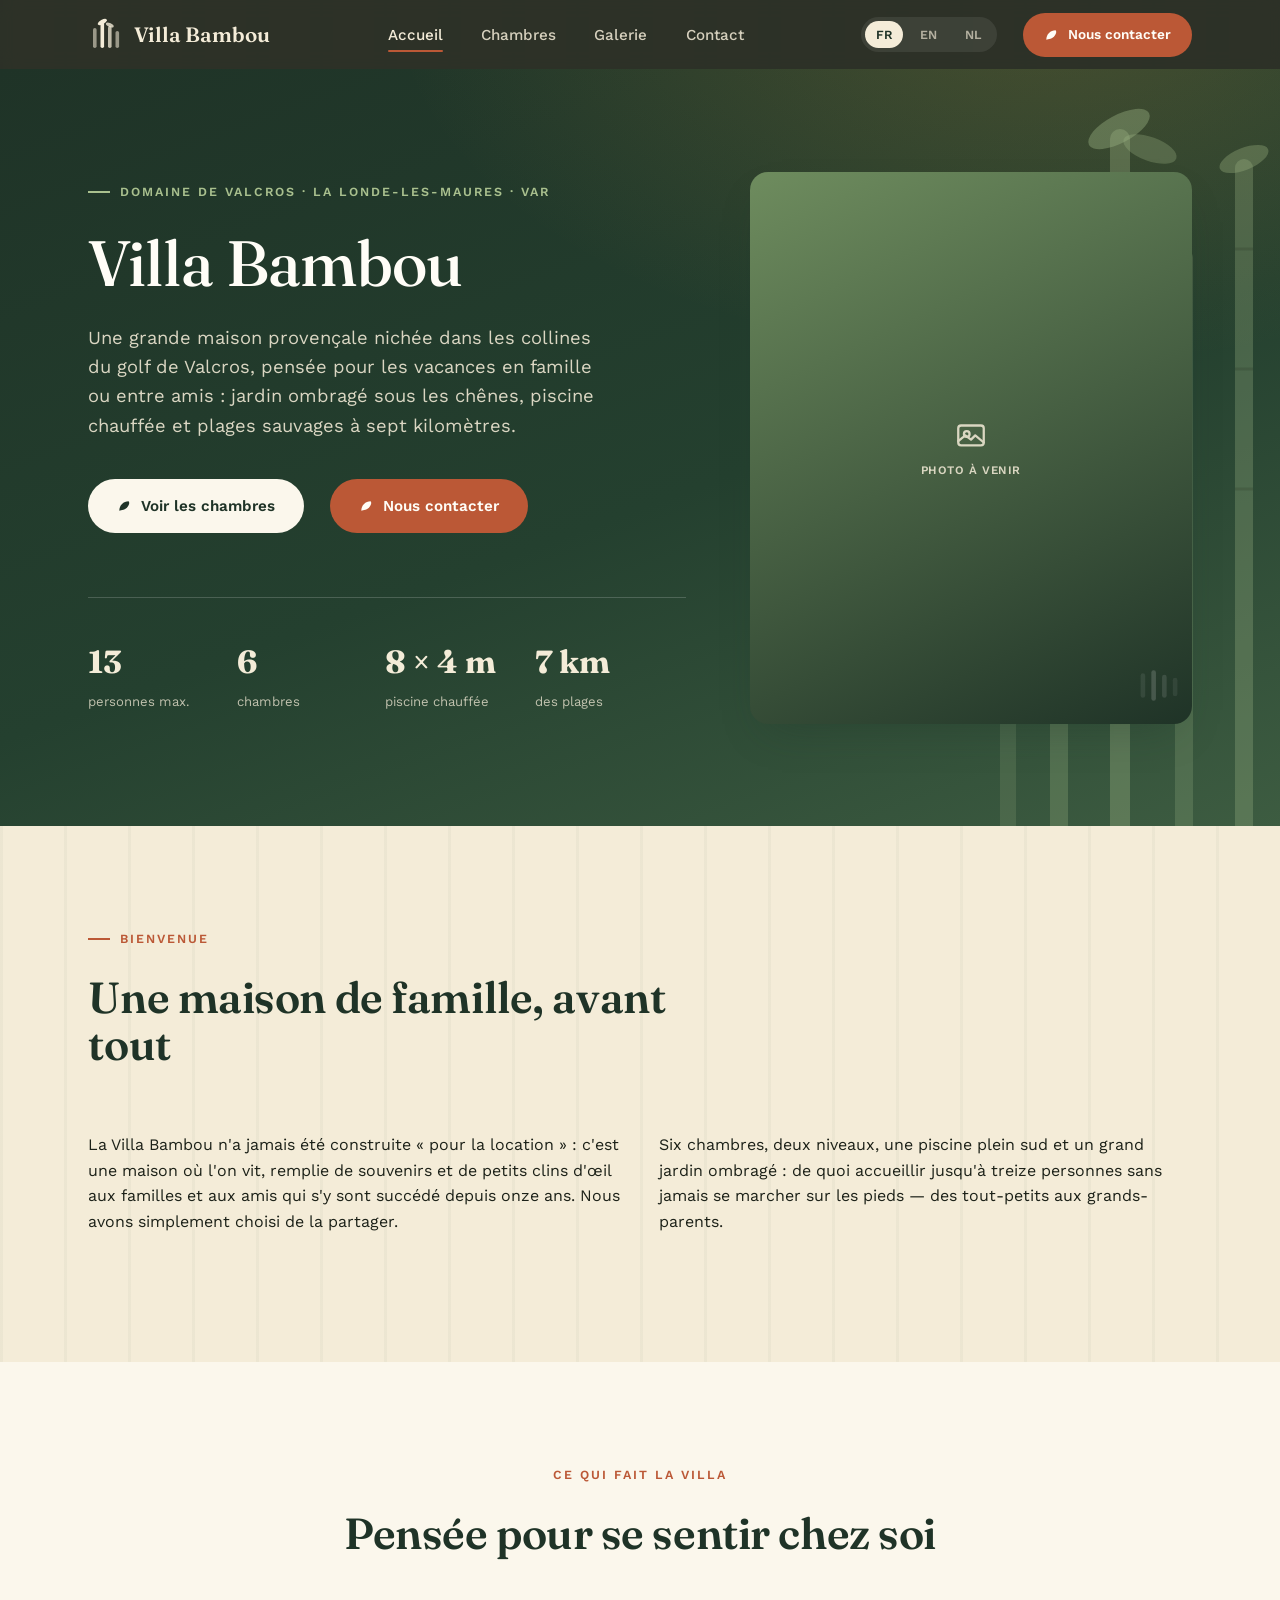
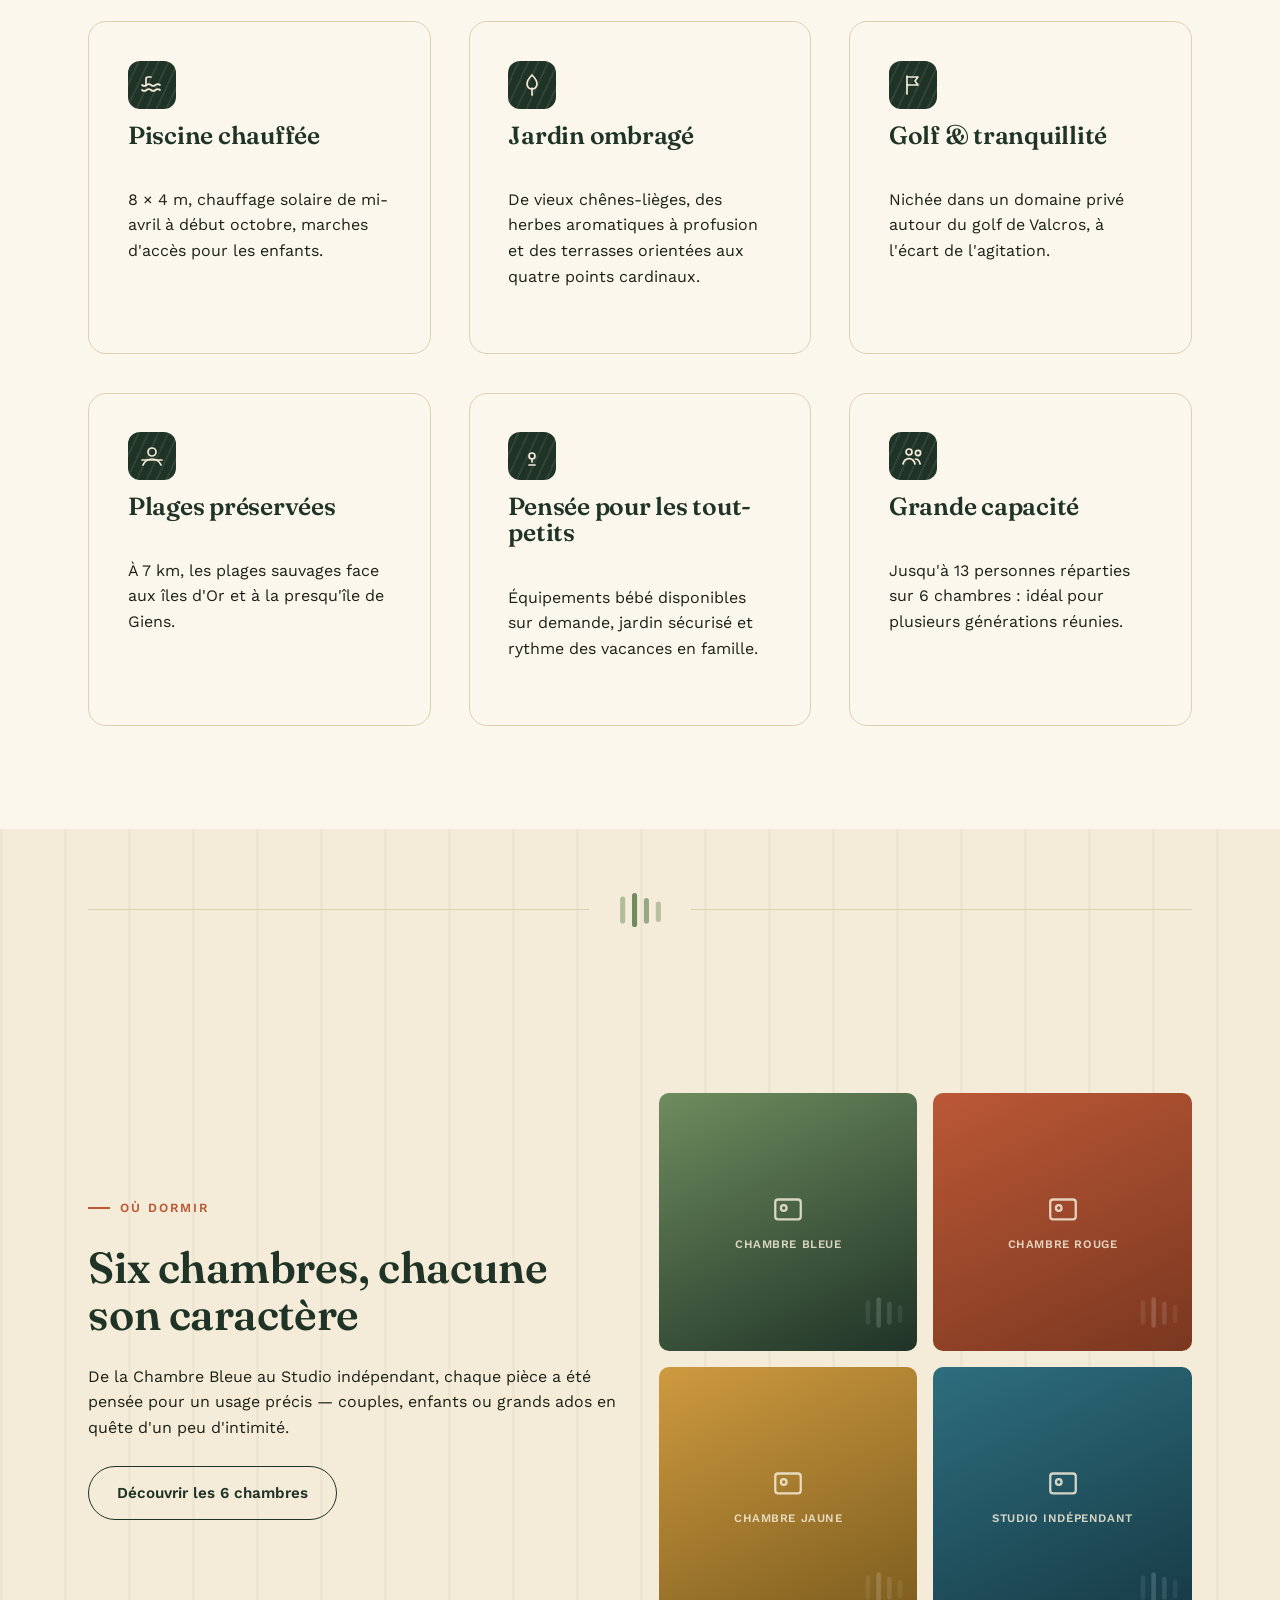
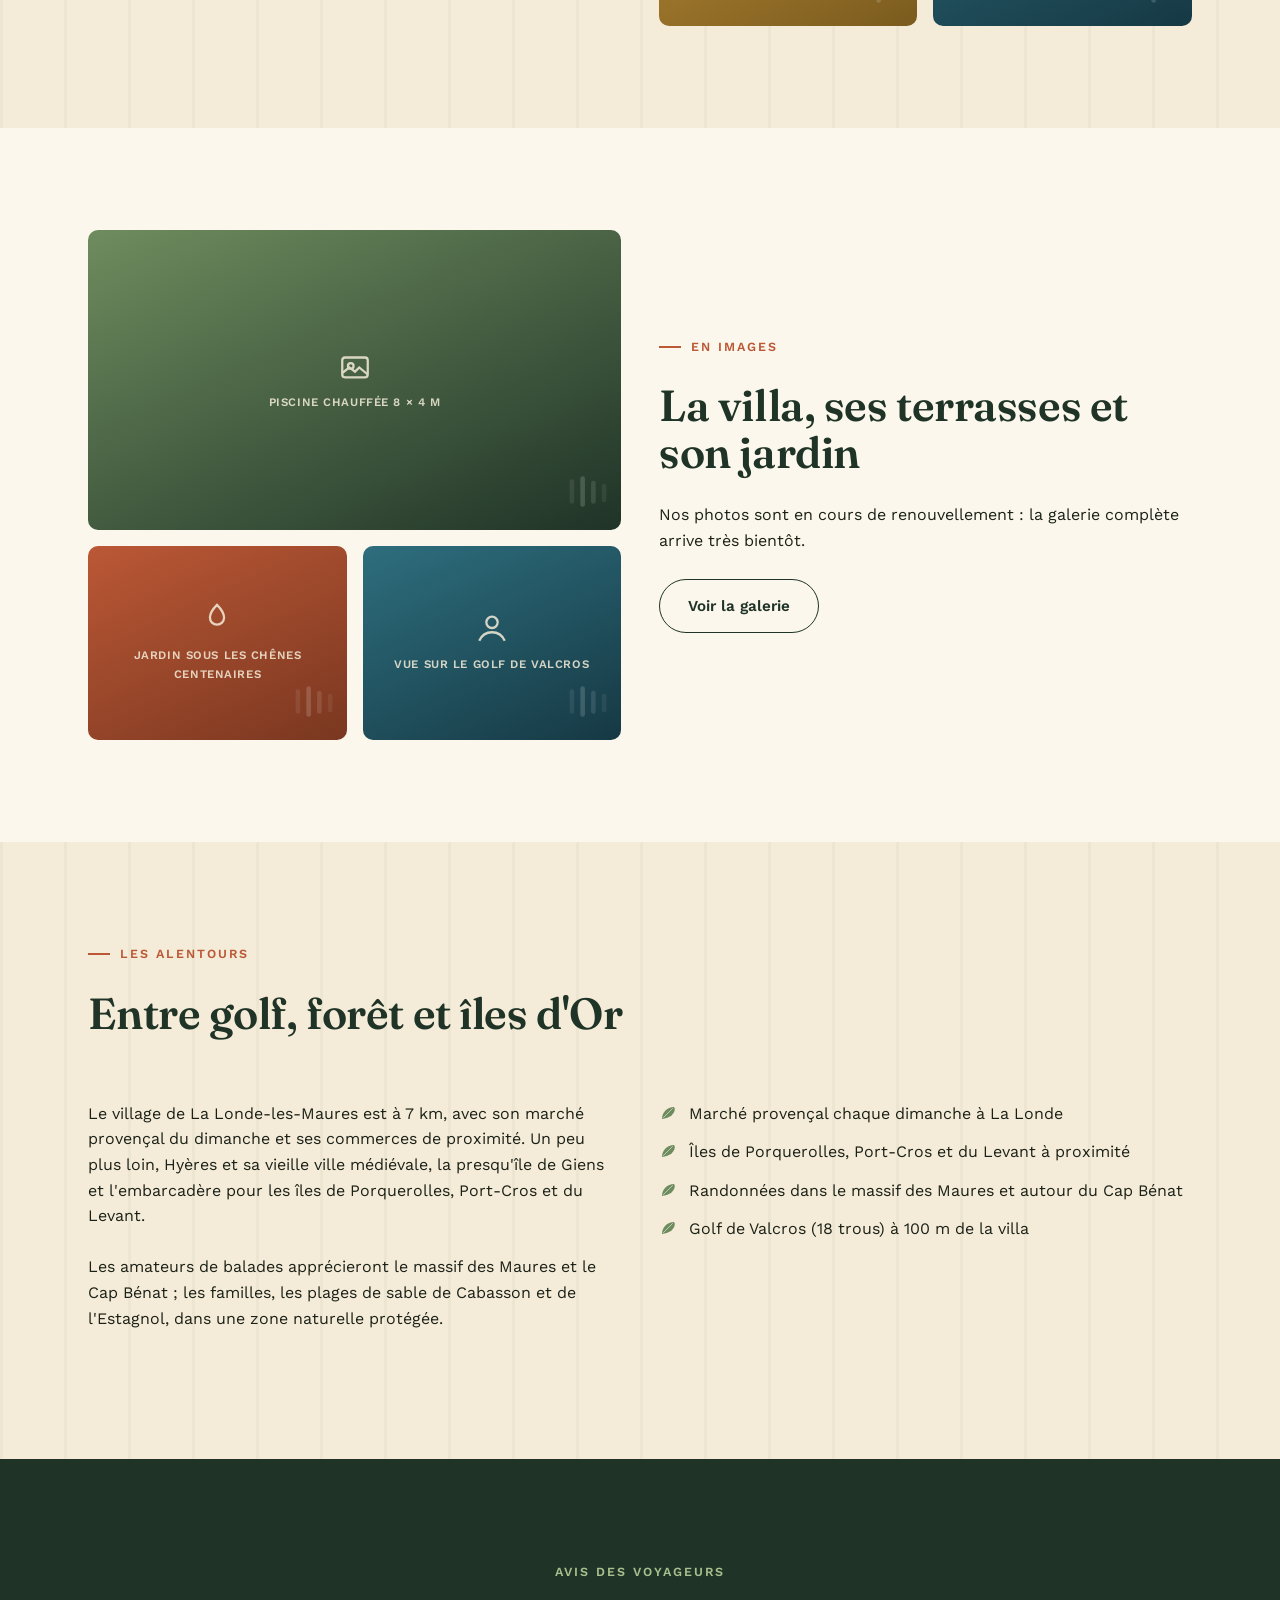
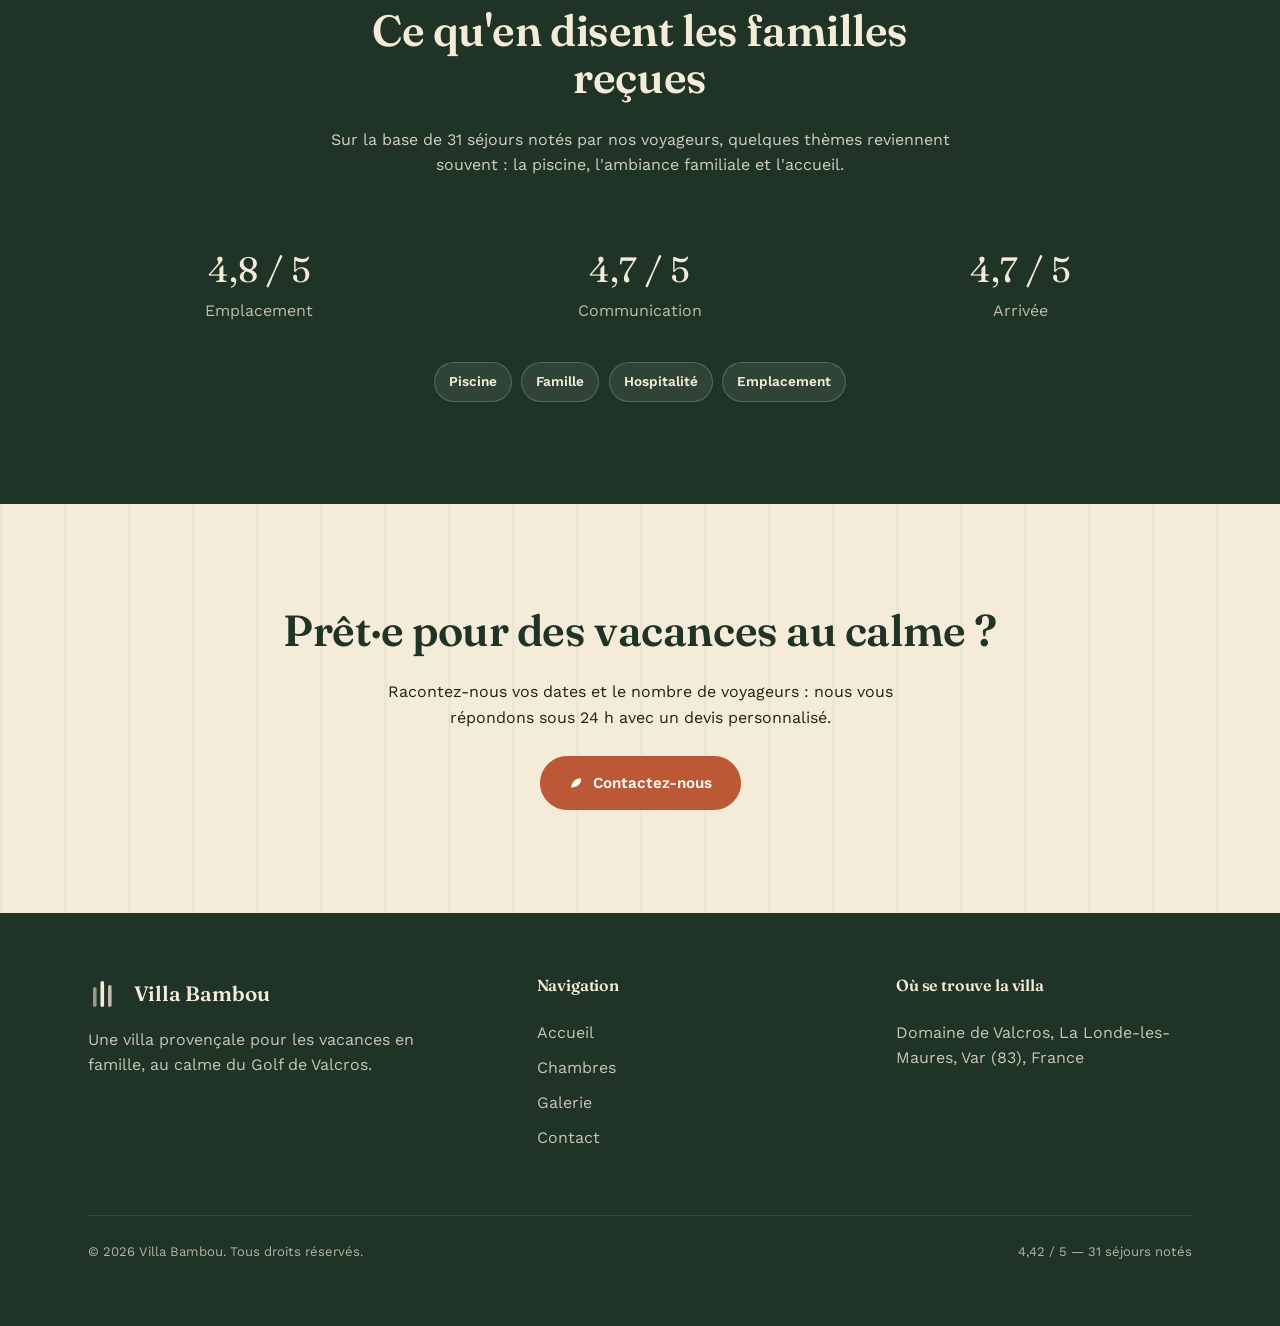
<file: index.html>
<!doctype html>
<html lang="fr">
<head>
<meta charset="UTF-8">
<meta name="viewport" content="width=device-width, initial-scale=1.0">
<title>Villa Bambou — Villa provençale familiale, La Londe-les-Maures</title>
<meta name="description" content="Villa provençale 6 chambres, piscine chauffée et jardin ombragé, au calme du golf de Valcros. Jusqu'à 13 personnes, à 7 km des plages.">
<link rel="stylesheet" href="css/style.css">
</head>
<body>

<header class="entete">
  <div class="container">
    <a href="index.html" class="logo">
      <svg viewBox="0 0 34 34" xmlns="http://www.w3.org/2000/svg" aria-hidden="true">
        <rect x="5" y="10" width="3.6" height="20" rx="1.8" fill="currentColor" opacity="0.55"/>
        <rect x="12.5" y="4" width="3.6" height="26" rx="1.8" fill="currentColor"/>
        <rect x="20" y="8" width="3.6" height="22" rx="1.8" fill="currentColor" opacity="0.75"/>
        <rect x="27.5" y="13" width="3.6" height="17" rx="1.8" fill="currentColor" opacity="0.55"/>
        <ellipse cx="14.3" cy="4" rx="5" ry="2.2" transform="rotate(-30 14.3 4)" fill="currentColor"/>
        <ellipse cx="21.8" cy="7" rx="4.2" ry="1.9" transform="rotate(25 21.8 7)" fill="currentColor" opacity="0.8"/>
      </svg>
      Villa Bambou
    </a>
    <nav class="principale">
      <ul>
        <li><a href="index.html" class="actif" data-i18n="nav_accueil">Accueil</a></li>
        <li><a href="chambres.html" data-i18n="nav_chambres">Chambres</a></li>
        <li><a href="galerie.html" data-i18n="nav_galerie">Galerie</a></li>
        <li><a href="contact.html" data-i18n="nav_contact">Contact</a></li>
      </ul>
    </nav>
    <div class="entete-droite">
      <div class="langues">
        <button data-langue="fr">FR</button>
        <button data-langue="en">EN</button>
        <button data-langue="nl">NL</button>
      </div>
      <a href="contact.html" class="btn btn-primaire nav-cta-desktop" data-i18n="nav_cta">Demander un devis</a>
      <button class="menu-mobile-btn" aria-label="Ouvrir le menu" aria-expanded="false">
        <svg viewBox="0 0 24 24" fill="none" stroke-width="2" stroke-linecap="round"><path d="M3 6h18M3 12h18M3 18h18"/></svg>
      </button>
    </div>
  </div>
</header>

<section class="hero">
  <svg class="bambou-decor" viewBox="0 0 340 800" xmlns="http://www.w3.org/2000/svg" aria-hidden="true">
    <rect x="20" y="260" width="16" height="540" rx="8" fill="#A9C08E" opacity="0.18"/>
    <rect x="70" y="140" width="18" height="660" rx="9" fill="#A9C08E" opacity="0.28"/>
    <rect x="130" y="60" width="20" height="740" rx="10" fill="#A9C08E" opacity="0.35"/>
    <rect x="195" y="180" width="18" height="620" rx="9" fill="#A9C08E" opacity="0.24"/>
    <rect x="255" y="90" width="18" height="710" rx="9" fill="#A9C08E" opacity="0.3"/>
    <g stroke="#1c2118" stroke-opacity="0.18" stroke-width="3">
      <line x1="70" y1="230" x2="88" y2="230"/><line x1="70" y1="340" x2="88" y2="340"/><line x1="70" y1="450" x2="88" y2="450"/>
      <line x1="130" y1="150" x2="150" y2="150"/><line x1="130" y1="280" x2="150" y2="280"/><line x1="130" y1="410" x2="150" y2="410"/><line x1="130" y1="540" x2="150" y2="540"/>
      <line x1="255" y1="180" x2="273" y2="180"/><line x1="255" y1="300" x2="273" y2="300"/><line x1="255" y1="420" x2="273" y2="420"/>
    </g>
    <ellipse cx="139" cy="60" rx="34" ry="14" transform="rotate(-28 139 60)" fill="#A9C08E" opacity="0.4"/>
    <ellipse cx="170" cy="80" rx="28" ry="12" transform="rotate(20 170 80)" fill="#A9C08E" opacity="0.3"/>
    <ellipse cx="264" cy="90" rx="26" ry="11" transform="rotate(-22 264 90)" fill="#A9C08E" opacity="0.34"/>
  </svg>
  <div class="container">
    <div class="hero-grille">
      <div data-anim>
        <p class="eyebrow" data-i18n="acc_hero_eyebrow">Domaine de Valcros · La Londe-les-Maures · Var</p>
        <h1>Villa Bambou</h1>
        <p class="hero-sous-titre" data-i18n="acc_hero_soustitre">Une grande maison provençale...</p>
        <div class="hero-actions">
          <a href="chambres.html" class="btn btn-clair" data-i18n="acc_hero_btn1">Voir les chambres</a>
          <a href="contact.html" class="btn btn-primaire" data-i18n="acc_hero_btn2">Demander un devis</a>
        </div>
        <div class="hero-chiffres">
          <div class="chiffre"><strong data-i18n="acc_chiffre1_val">13</strong><span data-i18n="acc_chiffre1_label">personnes max.</span></div>
          <div class="chiffre"><strong data-i18n="acc_chiffre2_val">6</strong><span data-i18n="acc_chiffre2_label">chambres</span></div>
          <div class="chiffre"><strong data-i18n="acc_chiffre3_val">8 × 4 m</strong><span data-i18n="acc_chiffre3_label">piscine chauffée</span></div>
          <div class="chiffre"><strong data-i18n="acc_chiffre4_val">7 km</strong><span data-i18n="acc_chiffre4_label">des plages</span></div>
        </div>
      </div>
      <div class="hero-visuel" data-anim style="animation-delay:.15s">
        <div class="photo-attente ratio-portrait" style="aspect-ratio:auto;height:100%;">
          <svg viewBox="0 0 24 24" fill="none" stroke="currentColor" stroke-width="1.6" stroke-linecap="round" stroke-linejoin="round"><rect x="3" y="6" width="18" height="14" rx="2"/><circle cx="9" cy="12" r="2"/><path d="M3 17l5-4 4 3 3-3 6 5"/></svg>
          <span data-i18n="commun_photo_label">Photo à venir</span>
        </div>
      </div>
    </div>
  </div>
</section>

<section>
  <div class="container">
    <div class="entete-section">
      <p class="eyebrow" data-i18n="acc_intro_eyebrow">Bienvenue</p>
      <h2 data-i18n="acc_intro_titre">Une maison de famille, avant tout</h2>
    </div>
    <div class="grille-2">
      <p data-i18n="acc_intro_texte1" data-anim>La Villa Bambou n'a jamais été construite...</p>
      <p data-i18n="acc_intro_texte2" data-anim style="animation-delay:.1s">Six chambres, deux niveaux...</p>
    </div>
  </div>
</section>

<section class="fond-sable-50">
  <div class="container">
    <div class="entete-section centre" style="margin-inline:auto;text-align:center;">
      <p class="eyebrow" data-i18n="acc_atouts_eyebrow">Ce qui fait la villa</p>
      <h2 data-i18n="acc_atouts_titre">Pensée pour se sentir chez soi</h2>
    </div>
    <div class="grille-3">
      <div class="carte carte-atout">
        <div class="icone"><svg viewBox="0 0 24 24" fill="none" stroke="currentColor" stroke-width="1.7" stroke-linecap="round"><path d="M2 17c1.5 1.3 3 1.3 4.5 0s3-1.3 4.5 0 3 1.3 4.5 0 3-1.3 4.5 0"/><path d="M2 12c1.5 1.3 3 1.3 4.5 0s3-1.3 4.5 0 3 1.3 4.5 0 3-1.3 4.5 0"/><path d="M6 12V6a2 2 0 012-2h3"/></svg></div>
        <h3 data-i18n="acc_atout1_titre">Piscine chauffée</h3>
        <p data-i18n="acc_atout1_texte">8 × 4 m, chauffage solaire...</p>
      </div>
      <div class="carte carte-atout">
        <div class="icone"><svg viewBox="0 0 24 24" fill="none" stroke="currentColor" stroke-width="1.7" stroke-linecap="round" stroke-linejoin="round"><path d="M12 2c3 3 5 6 5 9a5 5 0 01-10 0c0-3 2-6 5-9z"/><path d="M12 15v7"/></svg></div>
        <h3 data-i18n="acc_atout2_titre">Jardin ombragé</h3>
        <p data-i18n="acc_atout2_texte">De vieux chênes-lièges...</p>
      </div>
      <div class="carte carte-atout">
        <div class="icone"><svg viewBox="0 0 24 24" fill="none" stroke="currentColor" stroke-width="1.7" stroke-linecap="round" stroke-linejoin="round"><path d="M6 3v18"/><path d="M6 4h11l-3 4 3 4H6"/></svg></div>
        <h3 data-i18n="acc_atout3_titre">Golf & tranquillité</h3>
        <p data-i18n="acc_atout3_texte">Nichée dans un domaine privé...</p>
      </div>
      <div class="carte carte-atout">
        <div class="icone"><svg viewBox="0 0 24 24" fill="none" stroke="currentColor" stroke-width="1.7" stroke-linecap="round" stroke-linejoin="round"><circle cx="12" cy="8" r="4"/><path d="M3 21c1.8-4 5-6 9-6s7.2 2 9 6"/><path d="M2 16h20"/></svg></div>
        <h3 data-i18n="acc_atout4_titre">Plages préservées</h3>
        <p data-i18n="acc_atout4_texte">À 7 km, les plages sauvages...</p>
      </div>
      <div class="carte carte-atout">
        <div class="icone"><svg viewBox="0 0 24 24" fill="none" stroke="currentColor" stroke-width="1.7" stroke-linecap="round" stroke-linejoin="round"><path d="M9 12a3 3 0 106 0 3 3 0 00-6 0z"/><path d="M12 15v3M9 21h6"/></svg></div>
        <h3 data-i18n="acc_atout5_titre">Pensée pour les tout-petits</h3>
        <p data-i18n="acc_atout5_texte">Équipements bébé disponibles...</p>
      </div>
      <div class="carte carte-atout">
        <div class="icone"><svg viewBox="0 0 24 24" fill="none" stroke="currentColor" stroke-width="1.7" stroke-linecap="round" stroke-linejoin="round"><circle cx="8" cy="8" r="3"/><circle cx="17" cy="9" r="2.6"/><path d="M2 20c.8-3.5 3-5.4 6-5.4s5.2 1.9 6 5.4"/><path d="M14.5 15c2.4.1 4 1.8 4.6 5"/></svg></div>
        <h3 data-i18n="acc_atout6_titre">Grande capacité</h3>
        <p data-i18n="acc_atout6_texte">Jusqu'à 13 personnes...</p>
      </div>
    </div>
  </div>
</section>

<div class="container">
  <div class="diviseur-bambou" aria-hidden="true">
    <span class="trait"></span>
    <svg viewBox="0 0 60 40" xmlns="http://www.w3.org/2000/svg"><rect x="6" y="4" width="6" height="32" rx="3" fill="currentColor" opacity="0.5"/><rect x="20" y="0" width="6" height="40" rx="3" fill="currentColor"/><rect x="34" y="6" width="6" height="30" rx="3" fill="currentColor" opacity="0.7"/><rect x="48" y="10" width="6" height="24" rx="3" fill="currentColor" opacity="0.45"/></svg>
    <span class="trait"></span>
  </div>
</div>

<section>
  <div class="container">
    <div class="grille-2" style="align-items:center;">
      <div>
        <p class="eyebrow" data-i18n="acc_chambres_eyebrow">Où dormir</p>
        <h2 data-i18n="acc_chambres_titre">Six chambres, chacune son caractère</h2>
        <p data-i18n="acc_chambres_texte">De la Chambre Bleue au Studio...</p>
        <a href="chambres.html" class="btn btn-secondaire" data-i18n="acc_chambres_lien">Découvrir les 6 chambres</a>
      </div>
      <div class="grille-2" style="gap:1rem;">
        <div class="photo-attente ratio-carre">
          <svg viewBox="0 0 24 24" fill="none" stroke="currentColor" stroke-width="1.6"><rect x="3" y="6" width="18" height="14" rx="2"/><circle cx="9" cy="12" r="2"/></svg>
          <span data-i18n="chambre1_nom">Chambre Bleue</span>
        </div>
        <div class="photo-attente ratio-carre teinte-terre">
          <svg viewBox="0 0 24 24" fill="none" stroke="currentColor" stroke-width="1.6"><rect x="3" y="6" width="18" height="14" rx="2"/><circle cx="9" cy="12" r="2"/></svg>
          <span data-i18n="chambre3_nom">Chambre Rouge</span>
        </div>
        <div class="photo-attente ratio-carre teinte-or">
          <svg viewBox="0 0 24 24" fill="none" stroke="currentColor" stroke-width="1.6"><rect x="3" y="6" width="18" height="14" rx="2"/><circle cx="9" cy="12" r="2"/></svg>
          <span data-i18n="chambre4_nom">Chambre Jaune</span>
        </div>
        <div class="photo-attente ratio-carre teinte-mer">
          <svg viewBox="0 0 24 24" fill="none" stroke="currentColor" stroke-width="1.6"><rect x="3" y="6" width="18" height="14" rx="2"/><circle cx="9" cy="12" r="2"/></svg>
          <span data-i18n="chambre6_nom">Studio indépendant</span>
        </div>
      </div>
    </div>
  </div>
</section>

<section class="fond-sable-50">
  <div class="container">
    <div class="grille-2" style="align-items:center;">
      <div class="grille-2" style="gap:1rem;">
        <div class="photo-attente ratio-large" style="grid-column:1/-1;">
          <svg viewBox="0 0 24 24" fill="none" stroke="currentColor" stroke-width="1.6"><rect x="3" y="6" width="18" height="14" rx="2"/><circle cx="9" cy="12" r="2"/><path d="M3 17l5-4 4 3 3-3 6 5"/></svg>
          <span data-i18n="gal_cap1">Piscine chauffée 8 × 4m</span>
        </div>
        <div class="photo-attente teinte-terre">
          <svg viewBox="0 0 24 24" fill="none" stroke="currentColor" stroke-width="1.6"><path d="M12 2c3 3 5 6 5 9a5 5 0 01-10 0c0-3 2-6 5-9z"/></svg>
          <span data-i18n="gal_cap2">Jardin sous les chênes</span>
        </div>
        <div class="photo-attente teinte-mer">
          <svg viewBox="0 0 24 24" fill="none" stroke="currentColor" stroke-width="1.6"><circle cx="12" cy="8" r="4"/><path d="M3 21c1.8-4 5-6 9-6s7.2 2 9 6"/></svg>
          <span data-i18n="gal_cap11">Vue sur le golf</span>
        </div>
      </div>
      <div>
        <p class="eyebrow" data-i18n="acc_galerie_eyebrow">En images</p>
        <h2 data-i18n="acc_galerie_titre">La villa, ses terrasses et son jardin</h2>
        <p data-i18n="acc_galerie_texte">Nos photos sont en cours de renouvellement...</p>
        <a href="galerie.html" class="btn btn-secondaire" data-i18n="acc_galerie_lien">Voir la galerie</a>
      </div>
    </div>
  </div>
</section>

<section>
  <div class="container">
    <div class="entete-section">
      <p class="eyebrow" data-i18n="acc_region_eyebrow">Les alentours</p>
      <h2 data-i18n="acc_region_titre">Entre golf, forêt et îles d'Or</h2>
    </div>
    <div class="grille-2">
      <div>
        <p data-i18n="acc_region_texte1">Le village de La Londe-les-Maures...</p>
        <p data-i18n="acc_region_texte2">Les amateurs de balades...</p>
      </div>
      <ul class="liste-feuilles">
        <li><svg viewBox="0 0 24 24" xmlns="http://www.w3.org/2000/svg"><path d="M20 4C11 4 4 11 4 20c0 0 9-1 13-5s5-9 3-11z" fill="currentColor"/><path d="M6 18C10 14 14 10 18 6" stroke="rgba(255,255,255,0.55)" stroke-width="1.3" fill="none" stroke-linecap="round"/></svg><span data-i18n="acc_region_item1">Marché provençal chaque dimanche</span></li>
        <li><svg viewBox="0 0 24 24" xmlns="http://www.w3.org/2000/svg"><path d="M20 4C11 4 4 11 4 20c0 0 9-1 13-5s5-9 3-11z" fill="currentColor"/><path d="M6 18C10 14 14 10 18 6" stroke="rgba(255,255,255,0.55)" stroke-width="1.3" fill="none" stroke-linecap="round"/></svg><span data-i18n="acc_region_item2">Îles de Porquerolles, Port-Cros...</span></li>
        <li><svg viewBox="0 0 24 24" xmlns="http://www.w3.org/2000/svg"><path d="M20 4C11 4 4 11 4 20c0 0 9-1 13-5s5-9 3-11z" fill="currentColor"/><path d="M6 18C10 14 14 10 18 6" stroke="rgba(255,255,255,0.55)" stroke-width="1.3" fill="none" stroke-linecap="round"/></svg><span data-i18n="acc_region_item3">Randonnées dans le massif des Maures</span></li>
        <li><svg viewBox="0 0 24 24" xmlns="http://www.w3.org/2000/svg"><path d="M20 4C11 4 4 11 4 20c0 0 9-1 13-5s5-9 3-11z" fill="currentColor"/><path d="M6 18C10 14 14 10 18 6" stroke="rgba(255,255,255,0.55)" stroke-width="1.3" fill="none" stroke-linecap="round"/></svg><span data-i18n="acc_region_item4">Golf de Valcros à 100 m</span></li>
      </ul>
    </div>
  </div>
</section>

<section class="fond-bambou">
  <div class="container">
    <div class="entete-section centre" style="margin-inline:auto;text-align:center;">
      <p class="eyebrow" style="color:var(--bambou-300)" data-i18n="acc_avis_eyebrow">Avis des voyageurs</p>
      <h2 data-i18n="acc_avis_titre">Ce qu'en disent les familles reçues</h2>
      <p style="opacity:.85" data-i18n="acc_avis_texte">Sur la base de 31 séjours notés...</p>
    </div>
    <div class="grille-3" style="text-align:center;margin-bottom:2.4rem;">
      <div><div style="font-family:var(--f-display);font-size:2.2rem;" data-i18n="acc_avis_stat1_val">4,8/5</div><div style="opacity:.75" data-i18n="acc_avis_stat1_label">Emplacement</div></div>
      <div><div style="font-family:var(--f-display);font-size:2.2rem;" data-i18n="acc_avis_stat2_val">4,7/5</div><div style="opacity:.75" data-i18n="acc_avis_stat2_label">Communication</div></div>
      <div><div style="font-family:var(--f-display);font-size:2.2rem;" data-i18n="acc_avis_stat3_val">4,7/5</div><div style="opacity:.75" data-i18n="acc_avis_stat3_label">Arrivée</div></div>
    </div>
    <div class="centre-texte" style="display:flex;gap:.6rem;flex-wrap:wrap;justify-content:center;">
      <span class="badge-note" style="background:rgba(255,255,255,.08);border-color:rgba(255,255,255,.2);color:var(--sable-100)" data-i18n="acc_avis_theme1">Piscine</span>
      <span class="badge-note" style="background:rgba(255,255,255,.08);border-color:rgba(255,255,255,.2);color:var(--sable-100)" data-i18n="acc_avis_theme2">Famille</span>
      <span class="badge-note" style="background:rgba(255,255,255,.08);border-color:rgba(255,255,255,.2);color:var(--sable-100)" data-i18n="acc_avis_theme3">Hospitalité</span>
      <span class="badge-note" style="background:rgba(255,255,255,.08);border-color:rgba(255,255,255,.2);color:var(--sable-100)" data-i18n="acc_avis_theme4">Emplacement</span>
    </div>
  </div>
</section>

<section>
  <div class="container centre-texte">
    <h2 data-i18n="acc_cta_titre">Prêt·e pour des vacances au calme ?</h2>
    <p style="max-width:52ch;margin-inline:auto;" data-i18n="acc_cta_texte">Racontez-nous vos dates...</p>
    <a href="contact.html" class="btn btn-primaire" data-i18n="acc_cta_bouton">Contactez-nous</a>
  </div>
</section>

<footer>
  <div class="container">
    <div class="footer-grille">
      <div>
        <div class="logo" style="color:var(--sable-100);margin-bottom:1rem;">
          <svg viewBox="0 0 34 34" xmlns="http://www.w3.org/2000/svg" aria-hidden="true" width="30" height="30">
            <rect x="5" y="10" width="3.6" height="20" rx="1.8" fill="currentColor" opacity="0.55"/>
            <rect x="12.5" y="4" width="3.6" height="26" rx="1.8" fill="currentColor"/>
            <rect x="20" y="8" width="3.6" height="22" rx="1.8" fill="currentColor" opacity="0.75"/>
          </svg>
          Villa Bambou
        </div>
        <p style="opacity:.8;max-width:34ch;" data-i18n="footer_tagline">Une villa provençale pour les vacances en famille...</p>
      </div>
      <div>
        <h4 data-i18n="footer_nav_titre">Navigation</h4>
        <ul style="display:flex;flex-direction:column;gap:.6rem;margin-top:1rem;">
          <li><a href="index.html" data-i18n="nav_accueil">Accueil</a></li>
          <li><a href="chambres.html" data-i18n="nav_chambres">Chambres</a></li>
          <li><a href="galerie.html" data-i18n="nav_galerie">Galerie</a></li>
          <li><a href="contact.html" data-i18n="nav_contact">Contact</a></li>
        </ul>
      </div>
      <div>
        <h4 data-i18n="footer_adresse_titre">Où se trouve la villa</h4>
        <p style="opacity:.8;margin-top:1rem;" data-i18n="footer_adresse">Domaine de Valcros, La Londe-les-Maures, Var (83), France</p>
      </div>
    </div>
    <div class="footer-bas">
      <span data-i18n="footer_droits">© 2026 Villa Bambou. Tous droits réservés.</span>
      <span data-i18n="commun_badge_note">4,42 / 5 — 31 séjours notés</span>
    </div>
  </div>
</footer>

<script src="js/i18n.js"></script>
<script src="js/main.js"></script>
</body>
</html>
</file>
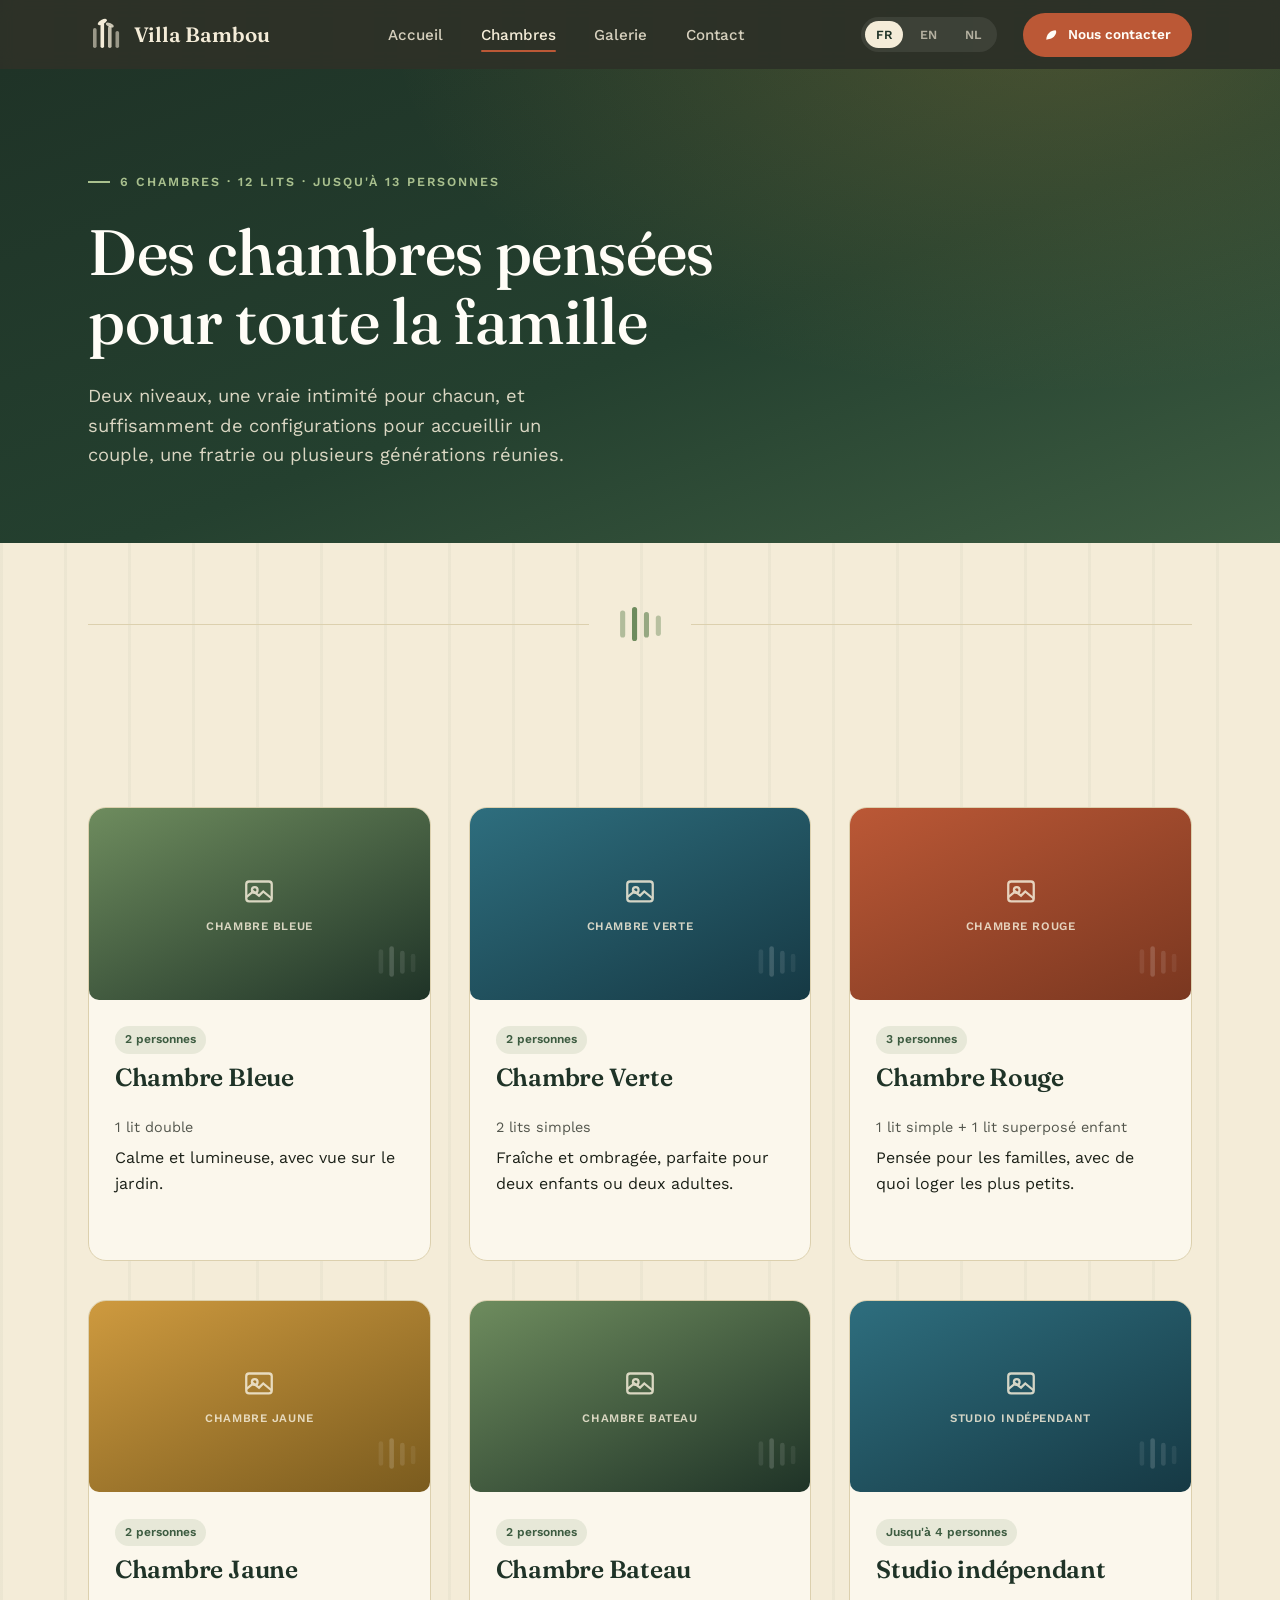
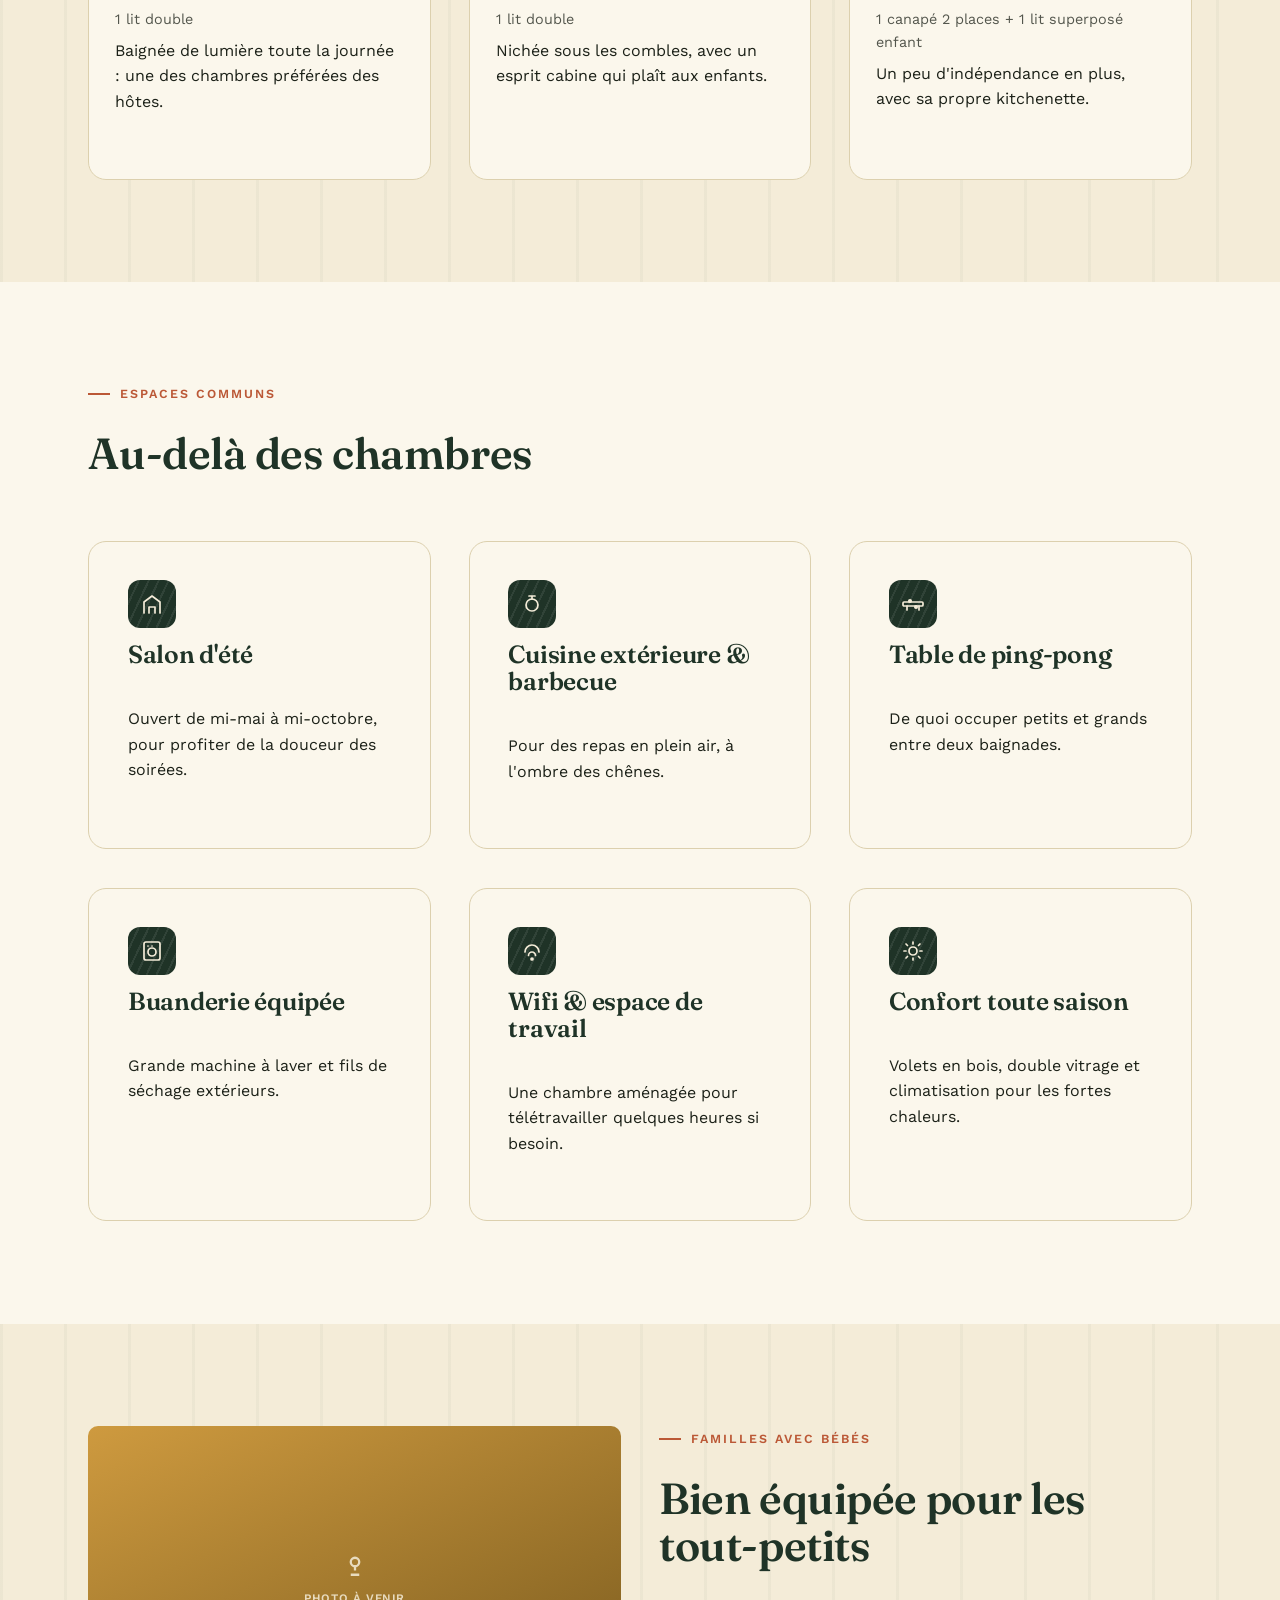
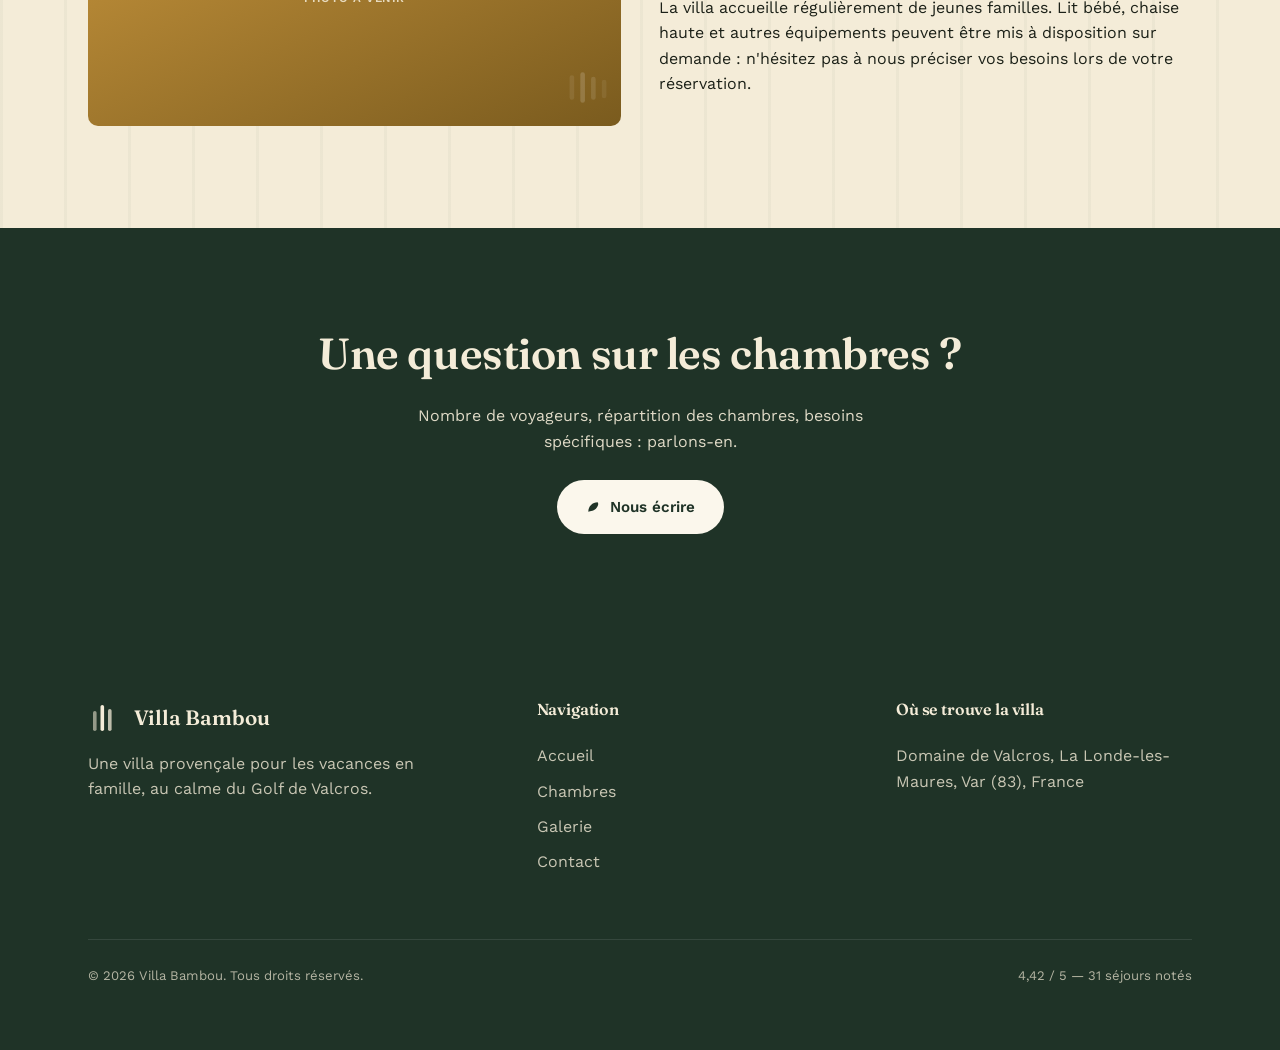
<file: chambres.html>
<!doctype html>
<html lang="fr">
<head>
<meta charset="UTF-8">
<meta name="viewport" content="width=device-width, initial-scale=1.0">
<title>Chambres — Villa Bambou</title>
<meta name="description" content="6 chambres, 12 lits, jusqu'à 13 personnes : découvrez les chambres de la Villa Bambou, à La Londe-les-Maures.">
<link rel="stylesheet" href="css/style.css">
</head>
<body>

<header class="entete">
  <div class="container">
    <a href="index.html" class="logo">
      <svg viewBox="0 0 34 34" xmlns="http://www.w3.org/2000/svg" aria-hidden="true">
        <rect x="5" y="10" width="3.6" height="20" rx="1.8" fill="currentColor" opacity="0.55"/>
        <rect x="12.5" y="4" width="3.6" height="26" rx="1.8" fill="currentColor"/>
        <rect x="20" y="8" width="3.6" height="22" rx="1.8" fill="currentColor" opacity="0.75"/>
        <rect x="27.5" y="13" width="3.6" height="17" rx="1.8" fill="currentColor" opacity="0.55"/>
        <ellipse cx="14.3" cy="4" rx="5" ry="2.2" transform="rotate(-30 14.3 4)" fill="currentColor"/>
        <ellipse cx="21.8" cy="7" rx="4.2" ry="1.9" transform="rotate(25 21.8 7)" fill="currentColor" opacity="0.8"/>
      </svg>
      Villa Bambou
    </a>
    <nav class="principale">
      <ul>
        <li><a href="index.html" data-i18n="nav_accueil">Accueil</a></li>
        <li><a href="chambres.html" class="actif" data-i18n="nav_chambres">Chambres</a></li>
        <li><a href="galerie.html" data-i18n="nav_galerie">Galerie</a></li>
        <li><a href="contact.html" data-i18n="nav_contact">Contact</a></li>
      </ul>
    </nav>
    <div class="entete-droite">
      <div class="langues">
        <button data-langue="fr">FR</button>
        <button data-langue="en">EN</button>
        <button data-langue="nl">NL</button>
      </div>
      <a href="contact.html" class="btn btn-primaire nav-cta-desktop" data-i18n="nav_cta">Demander un devis</a>
      <button class="menu-mobile-btn" aria-label="Ouvrir le menu" aria-expanded="false">
        <svg viewBox="0 0 24 24" fill="none" stroke-width="2" stroke-linecap="round"><path d="M3 6h18M3 12h18M3 18h18"/></svg>
      </button>
    </div>
  </div>
</header>

<section class="hero" style="padding-bottom:3rem;">
  <div class="container">
    <p class="eyebrow" data-i18n="cha_hero_eyebrow">6 chambres · 12 lits · jusqu'à 13 personnes</p>
    <h1 style="color:var(--blanc);max-width:18ch;" data-i18n="cha_hero_titre">Des chambres pensées pour toute la famille</h1>
    <p class="hero-sous-titre" data-i18n="cha_hero_texte">Deux niveaux, une vraie intimité pour chacun...</p>
  </div>
</section>

<div class="container">
  <div class="diviseur-bambou" aria-hidden="true">
    <span class="trait"></span>
    <svg viewBox="0 0 60 40" xmlns="http://www.w3.org/2000/svg"><rect x="6" y="4" width="6" height="32" rx="3" fill="currentColor" opacity="0.5"/><rect x="20" y="0" width="6" height="40" rx="3" fill="currentColor"/><rect x="34" y="6" width="6" height="30" rx="3" fill="currentColor" opacity="0.7"/><rect x="48" y="10" width="6" height="24" rx="3" fill="currentColor" opacity="0.45"/></svg>
    <span class="trait"></span>
  </div>
</div>


<section>
  <div class="container">
    <div class="grille-3">

      <div class="carte-chambre" data-anim>
        <div class="photo-attente ratio-large">
          <svg viewBox="0 0 24 24" fill="none" stroke="currentColor" stroke-width="1.6"><rect x="3" y="6" width="18" height="14" rx="2"/><circle cx="9" cy="12" r="2"/><path d="M3 17l5-4 4 3 3-3 6 5"/></svg>
          <span data-i18n="chambre1_nom">Chambre Bleue</span>
        </div>
        <div class="corps">
          <span class="etiquette" data-i18n="chambre1_cap">2 personnes</span>
          <h3 data-i18n="chambre1_nom">Chambre Bleue</h3>
          <p style="margin-bottom:.4rem;font-size:.9rem;opacity:.75;" data-i18n="chambre1_lits">1 lit double</p>
          <p data-i18n="chambre1_texte">Calme et lumineuse...</p>
        </div>
      </div>

      <div class="carte-chambre" data-anim style="animation-delay:.05s">
        <div class="photo-attente ratio-large teinte-mer">
          <svg viewBox="0 0 24 24" fill="none" stroke="currentColor" stroke-width="1.6"><rect x="3" y="6" width="18" height="14" rx="2"/><circle cx="9" cy="12" r="2"/><path d="M3 17l5-4 4 3 3-3 6 5"/></svg>
          <span data-i18n="chambre2_nom">Chambre Verte</span>
        </div>
        <div class="corps">
          <span class="etiquette" data-i18n="chambre2_cap">2 personnes</span>
          <h3 data-i18n="chambre2_nom">Chambre Verte</h3>
          <p style="margin-bottom:.4rem;font-size:.9rem;opacity:.75;" data-i18n="chambre2_lits">2 lits simples</p>
          <p data-i18n="chambre2_texte">Fraîche et ombragée...</p>
        </div>
      </div>

      <div class="carte-chambre" data-anim style="animation-delay:.1s">
        <div class="photo-attente ratio-large teinte-terre">
          <svg viewBox="0 0 24 24" fill="none" stroke="currentColor" stroke-width="1.6"><rect x="3" y="6" width="18" height="14" rx="2"/><circle cx="9" cy="12" r="2"/><path d="M3 17l5-4 4 3 3-3 6 5"/></svg>
          <span data-i18n="chambre3_nom">Chambre Rouge</span>
        </div>
        <div class="corps">
          <span class="etiquette" data-i18n="chambre3_cap">3 personnes</span>
          <h3 data-i18n="chambre3_nom">Chambre Rouge</h3>
          <p style="margin-bottom:.4rem;font-size:.9rem;opacity:.75;" data-i18n="chambre3_lits">1 lit simple + 1 lit superposé enfant</p>
          <p data-i18n="chambre3_texte">Pensée pour les familles...</p>
        </div>
      </div>

      <div class="carte-chambre" data-anim>
        <div class="photo-attente ratio-large teinte-or">
          <svg viewBox="0 0 24 24" fill="none" stroke="currentColor" stroke-width="1.6"><rect x="3" y="6" width="18" height="14" rx="2"/><circle cx="9" cy="12" r="2"/><path d="M3 17l5-4 4 3 3-3 6 5"/></svg>
          <span data-i18n="chambre4_nom">Chambre Jaune</span>
        </div>
        <div class="corps">
          <span class="etiquette" data-i18n="chambre4_cap">2 personnes</span>
          <h3 data-i18n="chambre4_nom">Chambre Jaune</h3>
          <p style="margin-bottom:.4rem;font-size:.9rem;opacity:.75;" data-i18n="chambre4_lits">1 lit double</p>
          <p data-i18n="chambre4_texte">Baignée de lumière...</p>
        </div>
      </div>

      <div class="carte-chambre" data-anim style="animation-delay:.05s">
        <div class="photo-attente ratio-large">
          <svg viewBox="0 0 24 24" fill="none" stroke="currentColor" stroke-width="1.6"><rect x="3" y="6" width="18" height="14" rx="2"/><circle cx="9" cy="12" r="2"/><path d="M3 17l5-4 4 3 3-3 6 5"/></svg>
          <span data-i18n="chambre5_nom">Chambre Bateau</span>
        </div>
        <div class="corps">
          <span class="etiquette" data-i18n="chambre5_cap">2 personnes</span>
          <h3 data-i18n="chambre5_nom">Chambre Bateau</h3>
          <p style="margin-bottom:.4rem;font-size:.9rem;opacity:.75;" data-i18n="chambre5_lits">1 lit double</p>
          <p data-i18n="chambre5_texte">Nichée sous les combles...</p>
        </div>
      </div>

      <div class="carte-chambre" data-anim style="animation-delay:.1s">
        <div class="photo-attente ratio-large teinte-mer">
          <svg viewBox="0 0 24 24" fill="none" stroke="currentColor" stroke-width="1.6"><rect x="3" y="6" width="18" height="14" rx="2"/><circle cx="9" cy="12" r="2"/><path d="M3 17l5-4 4 3 3-3 6 5"/></svg>
          <span data-i18n="chambre6_nom">Studio indépendant</span>
        </div>
        <div class="corps">
          <span class="etiquette" data-i18n="chambre6_cap">Jusqu'à 4 personnes</span>
          <h3 data-i18n="chambre6_nom">Studio indépendant</h3>
          <p style="margin-bottom:.4rem;font-size:.9rem;opacity:.75;" data-i18n="chambre6_lits">1 canapé 2 places + 1 lit superposé enfant</p>
          <p data-i18n="chambre6_texte">Un peu d'indépendance en plus...</p>
        </div>
      </div>

    </div>
  </div>
</section>

<section class="fond-sable-50">
  <div class="container">
    <div class="entete-section">
      <p class="eyebrow" data-i18n="cha_espaces_eyebrow">Espaces communs</p>
      <h2 data-i18n="cha_espaces_titre">Au-delà des chambres</h2>
    </div>
    <div class="grille-3">
      <div class="carte carte-atout">
        <div class="icone"><svg viewBox="0 0 24 24" fill="none" stroke="currentColor" stroke-width="1.7" stroke-linecap="round" stroke-linejoin="round"><path d="M4 21V10l8-6 8 6v11"/><path d="M9 21v-6h6v6"/></svg></div>
        <h3 data-i18n="cha_espace1_titre">Salon d'été</h3>
        <p data-i18n="cha_espace1_texte">Ouvert de mi-mai à mi-octobre...</p>
      </div>
      <div class="carte carte-atout">
        <div class="icone"><svg viewBox="0 0 24 24" fill="none" stroke="currentColor" stroke-width="1.7" stroke-linecap="round" stroke-linejoin="round"><circle cx="12" cy="13" r="6"/><path d="M12 7V4M9 4h6"/></svg></div>
        <h3 data-i18n="cha_espace2_titre">Cuisine extérieure & barbecue</h3>
        <p data-i18n="cha_espace2_texte">Pour des repas en plein air...</p>
      </div>
      <div class="carte carte-atout">
        <div class="icone"><svg viewBox="0 0 24 24" fill="none" stroke="currentColor" stroke-width="1.7" stroke-linecap="round" stroke-linejoin="round"><rect x="2" y="10" width="20" height="4" rx="1"/><path d="M6 14v4M18 14v4"/><circle cx="9" cy="9" r="1.2" fill="currentColor"/><circle cx="15" cy="15" r="1.2" fill="currentColor"/></svg></div>
        <h3 data-i18n="cha_espace3_titre">Table de ping-pong</h3>
        <p data-i18n="cha_espace3_texte">De quoi occuper petits et grands...</p>
      </div>
      <div class="carte carte-atout">
        <div class="icone"><svg viewBox="0 0 24 24" fill="none" stroke="currentColor" stroke-width="1.7" stroke-linecap="round" stroke-linejoin="round"><rect x="4" y="3" width="16" height="18" rx="2"/><circle cx="12" cy="13" r="4"/><path d="M8 7h.01M12 7h.01"/></svg></div>
        <h3 data-i18n="cha_espace4_titre">Buanderie équipée</h3>
        <p data-i18n="cha_espace4_texte">Grande machine à laver...</p>
      </div>
      <div class="carte carte-atout">
        <div class="icone"><svg viewBox="0 0 24 24" fill="none" stroke="currentColor" stroke-width="1.7" stroke-linecap="round" stroke-linejoin="round"><path d="M5 13a7 7 0 0114 0"/><path d="M8.5 16.5a3.5 3.5 0 017 0"/><circle cx="12" cy="20" r="1" fill="currentColor"/></svg></div>
        <h3 data-i18n="cha_espace5_titre">Wifi & espace de travail</h3>
        <p data-i18n="cha_espace5_texte">Une chambre aménagée...</p>
      </div>
      <div class="carte carte-atout">
        <div class="icone"><svg viewBox="0 0 24 24" fill="none" stroke="currentColor" stroke-width="1.7" stroke-linecap="round" stroke-linejoin="round"><path d="M12 3v2M12 19v2M5 5l1.5 1.5M17.5 17.5L19 19M3 12h2M19 12h2M5 19l1.5-1.5M17.5 6.5L19 5"/><circle cx="12" cy="12" r="4"/></svg></div>
        <h3 data-i18n="cha_espace6_titre">Confort toute saison</h3>
        <p data-i18n="cha_espace6_texte">Volets en bois, double vitrage...</p>
      </div>
    </div>
  </div>
</section>

<section>
  <div class="container">
    <div class="grille-2" style="align-items:center;">
      <div class="photo-attente ratio-large teinte-or">
        <svg viewBox="0 0 24 24" fill="none" stroke="currentColor" stroke-width="1.6"><path d="M9 12a3 3 0 106 0 3 3 0 00-6 0z"/><path d="M12 15v3M9 21h6"/></svg>
        <span data-i18n="commun_photo_label">Photo à venir</span>
      </div>
      <div>
        <p class="eyebrow" data-i18n="cha_bebes_eyebrow">Familles avec bébés</p>
        <h2 data-i18n="cha_bebes_titre">Bien équipée pour les tout-petits</h2>
        <p data-i18n="cha_bebes_texte">La villa accueille régulièrement de jeunes familles...</p>
      </div>
    </div>
  </div>
</section>

<section class="fond-bambou">
  <div class="container centre-texte">
    <h2 data-i18n="cha_cta_titre">Une question sur les chambres ?</h2>
    <p style="max-width:50ch;margin-inline:auto;opacity:.9" data-i18n="cha_cta_texte">Nombre de voyageurs, répartition des chambres...</p>
    <a href="contact.html" class="btn btn-clair" data-i18n="cha_cta_bouton">Nous écrire</a>
  </div>
</section>

<footer>
  <div class="container">
    <div class="footer-grille">
      <div>
        <div class="logo" style="color:var(--sable-100);margin-bottom:1rem;">
          <svg viewBox="0 0 34 34" xmlns="http://www.w3.org/2000/svg" aria-hidden="true" width="30" height="30">
            <rect x="5" y="10" width="3.6" height="20" rx="1.8" fill="currentColor" opacity="0.55"/>
            <rect x="12.5" y="4" width="3.6" height="26" rx="1.8" fill="currentColor"/>
            <rect x="20" y="8" width="3.6" height="22" rx="1.8" fill="currentColor" opacity="0.75"/>
          </svg>
          Villa Bambou
        </div>
        <p style="opacity:.8;max-width:34ch;" data-i18n="footer_tagline">Une villa provençale pour les vacances en famille...</p>
      </div>
      <div>
        <h4 data-i18n="footer_nav_titre">Navigation</h4>
        <ul style="display:flex;flex-direction:column;gap:.6rem;margin-top:1rem;">
          <li><a href="index.html" data-i18n="nav_accueil">Accueil</a></li>
          <li><a href="chambres.html" data-i18n="nav_chambres">Chambres</a></li>
          <li><a href="galerie.html" data-i18n="nav_galerie">Galerie</a></li>
          <li><a href="contact.html" data-i18n="nav_contact">Contact</a></li>
        </ul>
      </div>
      <div>
        <h4 data-i18n="footer_adresse_titre">Où se trouve la villa</h4>
        <p style="opacity:.8;margin-top:1rem;" data-i18n="footer_adresse">Domaine de Valcros, La Londe-les-Maures, Var (83), France</p>
      </div>
    </div>
    <div class="footer-bas">
      <span data-i18n="footer_droits">© 2026 Villa Bambou. Tous droits réservés.</span>
      <span data-i18n="commun_badge_note">4,42 / 5 — 31 séjours notés</span>
    </div>
  </div>
</footer>

<script src="js/i18n.js"></script>
<script src="js/main.js"></script>
</body>
</html>
</file>
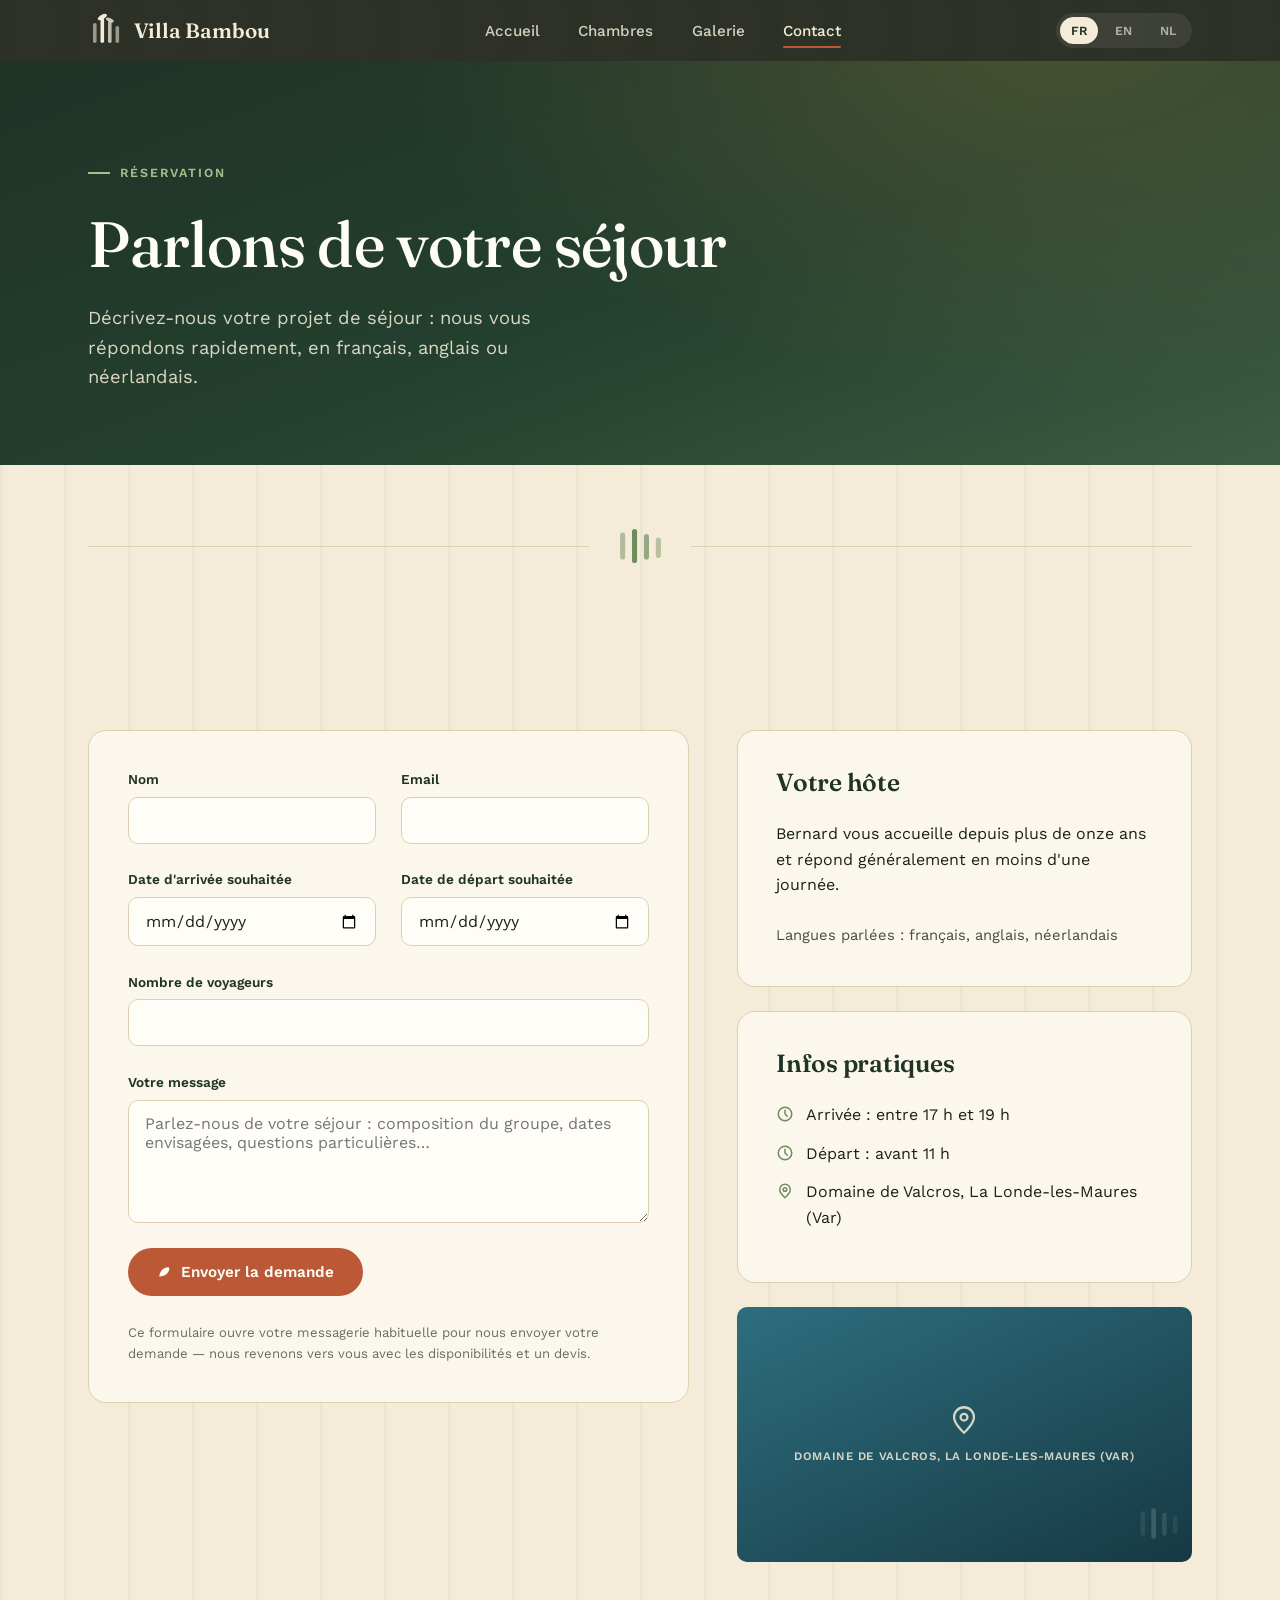
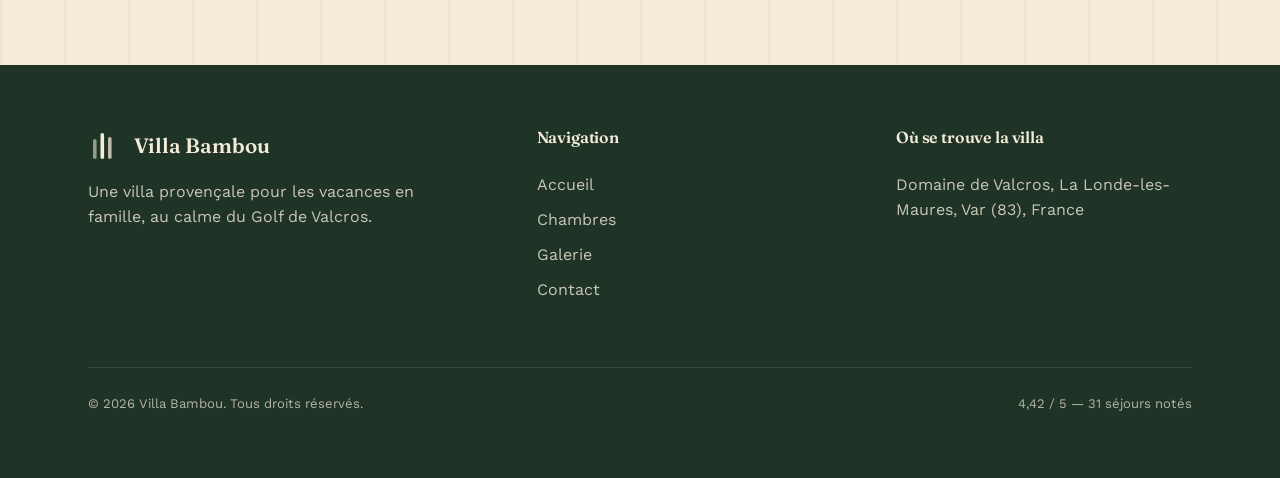
<file: contact.html>
<!doctype html>
<html lang="fr">
<head>
<meta charset="UTF-8">
<meta name="viewport" content="width=device-width, initial-scale=1.0">
<title>Contact — Villa Bambou</title>
<meta name="description" content="Contactez-nous pour réserver la Villa Bambou à La Londe-les-Maures : dates, nombre de voyageurs, devis personnalisé.">
<link rel="stylesheet" href="css/style.css">
</head>
<body>

<header class="entete">
  <div class="container">
    <a href="index.html" class="logo">
      <svg viewBox="0 0 34 34" xmlns="http://www.w3.org/2000/svg" aria-hidden="true">
        <rect x="5" y="10" width="3.6" height="20" rx="1.8" fill="currentColor" opacity="0.55"/>
        <rect x="12.5" y="4" width="3.6" height="26" rx="1.8" fill="currentColor"/>
        <rect x="20" y="8" width="3.6" height="22" rx="1.8" fill="currentColor" opacity="0.75"/>
        <rect x="27.5" y="13" width="3.6" height="17" rx="1.8" fill="currentColor" opacity="0.55"/>
        <ellipse cx="14.3" cy="4" rx="5" ry="2.2" transform="rotate(-30 14.3 4)" fill="currentColor"/>
        <ellipse cx="21.8" cy="7" rx="4.2" ry="1.9" transform="rotate(25 21.8 7)" fill="currentColor" opacity="0.8"/>
      </svg>
      Villa Bambou
    </a>
    <nav class="principale">
      <ul>
        <li><a href="index.html" data-i18n="nav_accueil">Accueil</a></li>
        <li><a href="chambres.html" data-i18n="nav_chambres">Chambres</a></li>
        <li><a href="galerie.html" data-i18n="nav_galerie">Galerie</a></li>
        <li><a href="contact.html" class="actif" data-i18n="nav_contact">Contact</a></li>
      </ul>
    </nav>
    <div class="entete-droite">
      <div class="langues">
        <button data-langue="fr">FR</button>
        <button data-langue="en">EN</button>
        <button data-langue="nl">NL</button>
      </div>
      <button class="menu-mobile-btn" aria-label="Ouvrir le menu" aria-expanded="false">
        <svg viewBox="0 0 24 24" fill="none" stroke-width="2" stroke-linecap="round"><path d="M3 6h18M3 12h18M3 18h18"/></svg>
      </button>
    </div>
  </div>
</header>

<section class="hero" style="padding-bottom:3rem;">
  <div class="container">
    <p class="eyebrow" data-i18n="con_hero_eyebrow">Réservation</p>
    <h1 style="color:var(--blanc);max-width:16ch;" data-i18n="con_hero_titre">Parlons de votre séjour</h1>
    <p class="hero-sous-titre" data-i18n="con_hero_texte">Décrivez-nous votre projet de séjour...</p>
  </div>
</section>

<div class="container">
  <div class="diviseur-bambou" aria-hidden="true">
    <span class="trait"></span>
    <svg viewBox="0 0 60 40" xmlns="http://www.w3.org/2000/svg"><rect x="6" y="4" width="6" height="32" rx="3" fill="currentColor" opacity="0.5"/><rect x="20" y="0" width="6" height="40" rx="3" fill="currentColor"/><rect x="34" y="6" width="6" height="30" rx="3" fill="currentColor" opacity="0.7"/><rect x="48" y="10" width="6" height="24" rx="3" fill="currentColor" opacity="0.45"/></svg>
    <span class="trait"></span>
  </div>
</div>


<section>
  <div class="container">
    <div class="grille-2" style="align-items:flex-start;gap:3rem;">

      <form class="formulaire carte" id="formulaire-contact">
        <div class="ligne-champs">
          <div class="champ">
            <label for="nom" data-i18n="con_form_nom">Nom</label>
            <input type="text" id="nom" name="nom" required>
          </div>
          <div class="champ">
            <label for="email" data-i18n="con_form_email">Email</label>
            <input type="email" id="email" name="email" required>
          </div>
        </div>
        <div class="ligne-champs">
          <div class="champ">
            <label for="arrivee" data-i18n="con_form_arrivee">Date d'arrivée souhaitée</label>
            <input type="date" id="arrivee" name="arrivee">
          </div>
          <div class="champ">
            <label for="depart" data-i18n="con_form_depart">Date de départ souhaitée</label>
            <input type="date" id="depart" name="depart">
          </div>
        </div>
        <div class="champ">
          <label for="voyageurs" data-i18n="con_form_voyageurs">Nombre de voyageurs</label>
          <input type="number" id="voyageurs" name="voyageurs" min="1" max="13">
        </div>
        <div class="champ">
          <label for="message" data-i18n="con_form_message">Votre message</label>
          <textarea id="message" name="message" rows="5" data-i18n-placeholder="con_form_message_ph" placeholder="Parlez-nous de votre séjour…"></textarea>
        </div>
        <button type="submit" class="btn btn-primaire" data-i18n="con_form_bouton" style="justify-self:start;">Envoyer la demande</button>
        <p style="font-size:0.82rem;opacity:0.65;margin:0;" data-i18n="con_note">Ce formulaire ouvre votre messagerie habituelle...</p>
      </form>

      <div>
        <div class="carte" style="margin-bottom:1.5rem;">
          <h3 data-i18n="con_info_titre">Votre hôte</h3>
          <p data-i18n="con_info_hote">Bernard vous accueille depuis plus de onze ans...</p>
          <p style="margin-bottom:0;opacity:.8;font-size:.92rem;" data-i18n="con_info_langues">Langues parlées : français, anglais, néerlandais</p>
        </div>
        <div class="carte" style="margin-bottom:1.5rem;">
          <h3 data-i18n="con_pratique_titre">Infos pratiques</h3>
          <ul class="liste-feuilles" style="margin-bottom:0;">
            <li><svg viewBox="0 0 24 24" fill="none" stroke="currentColor" stroke-width="2" stroke-linecap="round" stroke-linejoin="round"><circle cx="12" cy="12" r="9"/><path d="M12 7v5l3 3"/></svg><span data-i18n="con_pratique_arrivee">Arrivée : entre 17 h et 19 h</span></li>
            <li><svg viewBox="0 0 24 24" fill="none" stroke="currentColor" stroke-width="2" stroke-linecap="round" stroke-linejoin="round"><circle cx="12" cy="12" r="9"/><path d="M12 7v5l3 3"/></svg><span data-i18n="con_pratique_depart">Départ : avant 11 h</span></li>
            <li><svg viewBox="0 0 24 24" fill="none" stroke="currentColor" stroke-width="2" stroke-linecap="round" stroke-linejoin="round"><path d="M12 21s-7-6.2-7-11a7 7 0 0114 0c0 4.8-7 11-7 11z"/><circle cx="12" cy="10" r="2.4"/></svg><span data-i18n="con_pratique_adresse">Domaine de Valcros, La Londe-les-Maures (Var)</span></li>
          </ul>
        </div>
        <div class="photo-attente ratio-large teinte-mer">
          <svg viewBox="0 0 24 24" fill="none" stroke="currentColor" stroke-width="1.6"><path d="M12 21s-7-6.2-7-11a7 7 0 0114 0c0 4.8-7 11-7 11z"/><circle cx="12" cy="10" r="2.4"/></svg>
          <span data-i18n="con_pratique_adresse">Domaine de Valcros, La Londe-les-Maures (Var)</span>
        </div>
      </div>

    </div>
  </div>
</section>

<footer>
  <div class="container">
    <div class="footer-grille">
      <div>
        <div class="logo" style="color:var(--sable-100);margin-bottom:1rem;">
          <svg viewBox="0 0 34 34" xmlns="http://www.w3.org/2000/svg" aria-hidden="true" width="30" height="30">
            <rect x="5" y="10" width="3.6" height="20" rx="1.8" fill="currentColor" opacity="0.55"/>
            <rect x="12.5" y="4" width="3.6" height="26" rx="1.8" fill="currentColor"/>
            <rect x="20" y="8" width="3.6" height="22" rx="1.8" fill="currentColor" opacity="0.75"/>
          </svg>
          Villa Bambou
        </div>
        <p style="opacity:.8;max-width:34ch;" data-i18n="footer_tagline">Une villa provençale pour les vacances en famille...</p>
      </div>
      <div>
        <h4 data-i18n="footer_nav_titre">Navigation</h4>
        <ul style="display:flex;flex-direction:column;gap:.6rem;margin-top:1rem;">
          <li><a href="index.html" data-i18n="nav_accueil">Accueil</a></li>
          <li><a href="chambres.html" data-i18n="nav_chambres">Chambres</a></li>
          <li><a href="galerie.html" data-i18n="nav_galerie">Galerie</a></li>
          <li><a href="contact.html" data-i18n="nav_contact">Contact</a></li>
        </ul>
      </div>
      <div>
        <h4 data-i18n="footer_adresse_titre">Où se trouve la villa</h4>
        <p style="opacity:.8;margin-top:1rem;" data-i18n="footer_adresse">Domaine de Valcros, La Londe-les-Maures, Var (83), France</p>
      </div>
    </div>
    <div class="footer-bas">
      <span data-i18n="footer_droits">© 2026 Villa Bambou. Tous droits réservés.</span>
      <span data-i18n="commun_badge_note">4,42 / 5 — 31 séjours notés</span>
    </div>
  </div>
</footer>

<script src="js/i18n.js"></script>
<script src="js/main.js"></script>
</body>
</html>
</file>
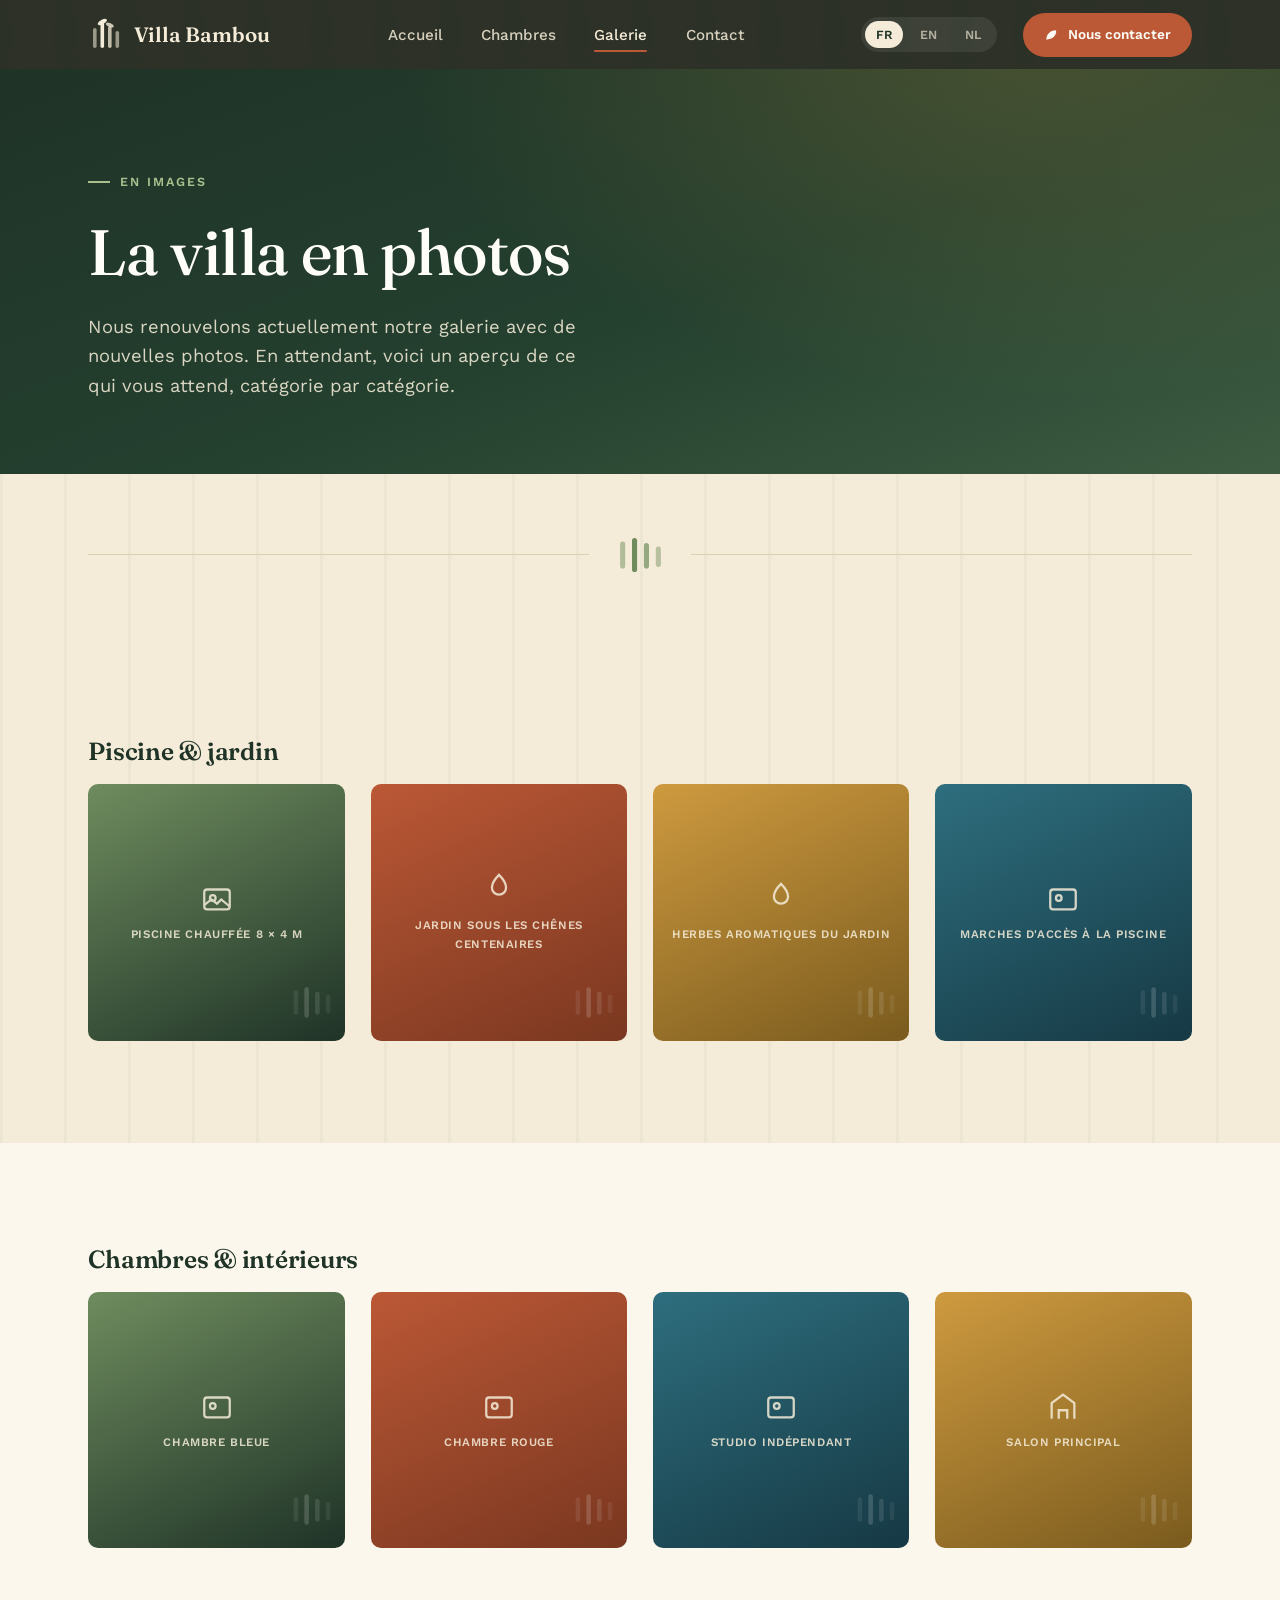
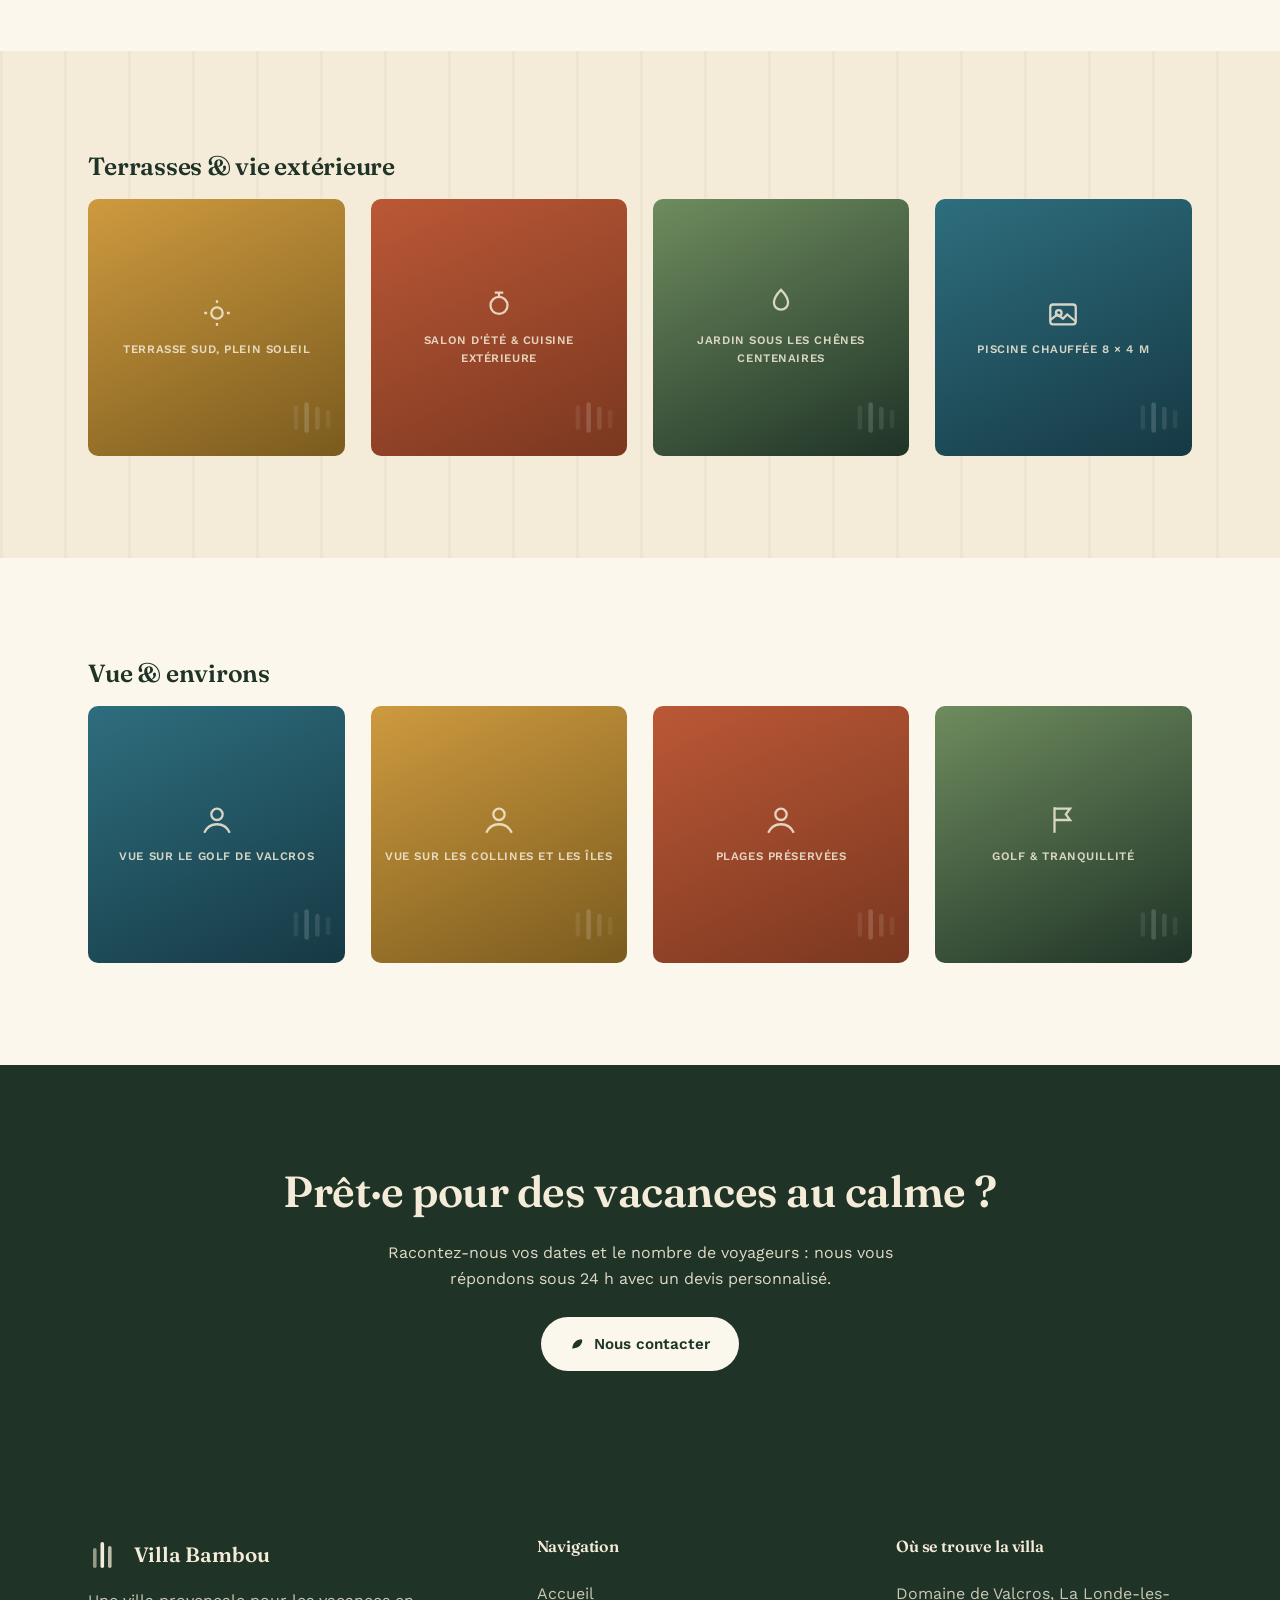
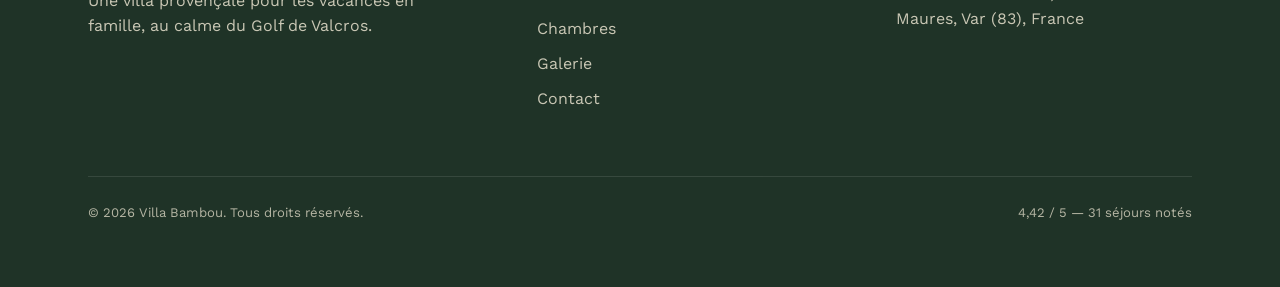
<file: galerie.html>
<!doctype html>
<html lang="fr">
<head>
<meta charset="UTF-8">
<meta name="viewport" content="width=device-width, initial-scale=1.0">
<title>Galerie — Villa Bambou</title>
<meta name="description" content="La Villa Bambou en images : piscine, jardin, chambres, terrasses et vue sur le golf de Valcros.">
<link rel="stylesheet" href="css/style.css">
</head>
<body>

<header class="entete">
  <div class="container">
    <a href="index.html" class="logo">
      <svg viewBox="0 0 34 34" xmlns="http://www.w3.org/2000/svg" aria-hidden="true">
        <rect x="5" y="10" width="3.6" height="20" rx="1.8" fill="currentColor" opacity="0.55"/>
        <rect x="12.5" y="4" width="3.6" height="26" rx="1.8" fill="currentColor"/>
        <rect x="20" y="8" width="3.6" height="22" rx="1.8" fill="currentColor" opacity="0.75"/>
        <rect x="27.5" y="13" width="3.6" height="17" rx="1.8" fill="currentColor" opacity="0.55"/>
        <ellipse cx="14.3" cy="4" rx="5" ry="2.2" transform="rotate(-30 14.3 4)" fill="currentColor"/>
        <ellipse cx="21.8" cy="7" rx="4.2" ry="1.9" transform="rotate(25 21.8 7)" fill="currentColor" opacity="0.8"/>
      </svg>
      Villa Bambou
    </a>
    <nav class="principale">
      <ul>
        <li><a href="index.html" data-i18n="nav_accueil">Accueil</a></li>
        <li><a href="chambres.html" data-i18n="nav_chambres">Chambres</a></li>
        <li><a href="galerie.html" class="actif" data-i18n="nav_galerie">Galerie</a></li>
        <li><a href="contact.html" data-i18n="nav_contact">Contact</a></li>
      </ul>
    </nav>
    <div class="entete-droite">
      <div class="langues">
        <button data-langue="fr">FR</button>
        <button data-langue="en">EN</button>
        <button data-langue="nl">NL</button>
      </div>
      <a href="contact.html" class="btn btn-primaire nav-cta-desktop" data-i18n="nav_cta">Demander un devis</a>
      <button class="menu-mobile-btn" aria-label="Ouvrir le menu" aria-expanded="false">
        <svg viewBox="0 0 24 24" fill="none" stroke-width="2" stroke-linecap="round"><path d="M3 6h18M3 12h18M3 18h18"/></svg>
      </button>
    </div>
  </div>
</header>

<section class="hero" style="padding-bottom:3rem;">
  <div class="container">
    <p class="eyebrow" data-i18n="gal_hero_eyebrow">En images</p>
    <h1 style="color:var(--blanc);max-width:16ch;" data-i18n="gal_hero_titre">La villa en photos</h1>
    <p class="hero-sous-titre" data-i18n="gal_hero_texte">Nous renouvelons actuellement notre galerie...</p>
  </div>
</section>

<div class="container">
  <div class="diviseur-bambou" aria-hidden="true">
    <span class="trait"></span>
    <svg viewBox="0 0 60 40" xmlns="http://www.w3.org/2000/svg"><rect x="6" y="4" width="6" height="32" rx="3" fill="currentColor" opacity="0.5"/><rect x="20" y="0" width="6" height="40" rx="3" fill="currentColor"/><rect x="34" y="6" width="6" height="30" rx="3" fill="currentColor" opacity="0.7"/><rect x="48" y="10" width="6" height="24" rx="3" fill="currentColor" opacity="0.45"/></svg>
    <span class="trait"></span>
  </div>
</div>


<section>
  <div class="container">
    <h3 style="margin-bottom:1.2rem;" data-i18n="gal_cat1_titre">Piscine & jardin</h3>
    <div class="grille-4">
      <div class="photo-attente ratio-carre"><svg viewBox="0 0 24 24" fill="none" stroke="currentColor" stroke-width="1.6"><rect x="3" y="6" width="18" height="14" rx="2"/><circle cx="9" cy="12" r="2"/><path d="M3 17l5-4 4 3 3-3 6 5"/></svg><span data-i18n="gal_cap1">Piscine chauffée 8 × 4 m</span></div>
      <div class="photo-attente ratio-carre teinte-terre"><svg viewBox="0 0 24 24" fill="none" stroke="currentColor" stroke-width="1.6"><path d="M12 2c3 3 5 6 5 9a5 5 0 01-10 0c0-3 2-6 5-9z"/></svg><span data-i18n="gal_cap2">Jardin sous les chênes centenaires</span></div>
      <div class="photo-attente ratio-carre teinte-or"><svg viewBox="0 0 24 24" fill="none" stroke="currentColor" stroke-width="1.6"><path d="M12 2c3 3 5 6 5 9a5 5 0 01-10 0c0-3 2-6 5-9z"/></svg><span data-i18n="gal_cap3">Herbes aromatiques du jardin</span></div>
      <div class="photo-attente ratio-carre teinte-mer"><svg viewBox="0 0 24 24" fill="none" stroke="currentColor" stroke-width="1.6"><rect x="3" y="6" width="18" height="14" rx="2"/><circle cx="9" cy="12" r="2"/></svg><span data-i18n="gal_cap4">Marches d'accès à la piscine</span></div>
    </div>
  </div>
</section>

<section class="fond-sable-50">
  <div class="container">
    <h3 style="margin-bottom:1.2rem;" data-i18n="gal_cat2_titre">Chambres & intérieurs</h3>
    <div class="grille-4">
      <div class="photo-attente ratio-carre"><svg viewBox="0 0 24 24" fill="none" stroke="currentColor" stroke-width="1.6"><rect x="3" y="6" width="18" height="14" rx="2"/><circle cx="9" cy="12" r="2"/></svg><span data-i18n="gal_cap5">Chambre Bleue</span></div>
      <div class="photo-attente ratio-carre teinte-terre"><svg viewBox="0 0 24 24" fill="none" stroke="currentColor" stroke-width="1.6"><rect x="3" y="6" width="18" height="14" rx="2"/><circle cx="9" cy="12" r="2"/></svg><span data-i18n="gal_cap6">Chambre Rouge</span></div>
      <div class="photo-attente ratio-carre teinte-mer"><svg viewBox="0 0 24 24" fill="none" stroke="currentColor" stroke-width="1.6"><rect x="3" y="6" width="18" height="14" rx="2"/><circle cx="9" cy="12" r="2"/></svg><span data-i18n="gal_cap7">Studio indépendant</span></div>
      <div class="photo-attente ratio-carre teinte-or"><svg viewBox="0 0 24 24" fill="none" stroke="currentColor" stroke-width="1.6"><path d="M4 21V10l8-6 8 6v11"/><path d="M9 21v-6h6v6"/></svg><span data-i18n="gal_cap8">Salon principal</span></div>
    </div>
  </div>
</section>

<section>
  <div class="container">
    <h3 style="margin-bottom:1.2rem;" data-i18n="gal_cat3_titre">Terrasses & vie extérieure</h3>
    <div class="grille-4">
      <div class="photo-attente ratio-carre teinte-or"><svg viewBox="0 0 24 24" fill="none" stroke="currentColor" stroke-width="1.6"><circle cx="12" cy="12" r="4"/><path d="M12 3v2M12 19v2M3 12h2M19 12h2"/></svg><span data-i18n="gal_cap9">Terrasse sud, plein soleil</span></div>
      <div class="photo-attente ratio-carre teinte-terre"><svg viewBox="0 0 24 24" fill="none" stroke="currentColor" stroke-width="1.6"><circle cx="12" cy="13" r="6"/><path d="M12 7V4M9 4h6"/></svg><span data-i18n="gal_cap10">Salon d'été & cuisine extérieure</span></div>
      <div class="photo-attente ratio-carre"><svg viewBox="0 0 24 24" fill="none" stroke="currentColor" stroke-width="1.6"><path d="M12 2c3 3 5 6 5 9a5 5 0 01-10 0c0-3 2-6 5-9z"/></svg><span data-i18n="gal_cap2">Jardin sous les chênes centenaires</span></div>
      <div class="photo-attente ratio-carre teinte-mer"><svg viewBox="0 0 24 24" fill="none" stroke="currentColor" stroke-width="1.6"><rect x="3" y="6" width="18" height="14" rx="2"/><circle cx="9" cy="12" r="2"/><path d="M3 17l5-4 4 3 3-3 6 5"/></svg><span data-i18n="gal_cap1">Piscine chauffée 8 × 4 m</span></div>
    </div>
  </div>
</section>

<section class="fond-sable-50">
  <div class="container">
    <h3 style="margin-bottom:1.2rem;" data-i18n="gal_cat4_titre">Vue & environs</h3>
    <div class="grille-4">
      <div class="photo-attente ratio-carre teinte-mer"><svg viewBox="0 0 24 24" fill="none" stroke="currentColor" stroke-width="1.6"><circle cx="12" cy="8" r="4"/><path d="M3 21c1.8-4 5-6 9-6s7.2 2 9 6"/></svg><span data-i18n="gal_cap11">Vue sur le golf de Valcros</span></div>
      <div class="photo-attente ratio-carre teinte-or"><svg viewBox="0 0 24 24" fill="none" stroke="currentColor" stroke-width="1.6"><circle cx="12" cy="8" r="4"/><path d="M3 21c1.8-4 5-6 9-6s7.2 2 9 6"/></svg><span data-i18n="gal_cap12">Vue sur les collines et les îles</span></div>
      <div class="photo-attente ratio-carre teinte-terre"><svg viewBox="0 0 24 24" fill="none" stroke="currentColor" stroke-width="1.6"><circle cx="12" cy="8" r="4"/><path d="M3 21c1.8-4 5-6 9-6s7.2 2 9 6"/></svg><span data-i18n="acc_atout4_titre">Plages préservées</span></div>
      <div class="photo-attente ratio-carre"><svg viewBox="0 0 24 24" fill="none" stroke="currentColor" stroke-width="1.6"><path d="M6 3v18"/><path d="M6 4h11l-3 4 3 4H6"/></svg><span data-i18n="acc_atout3_titre">Golf & tranquillité</span></div>
    </div>
  </div>
</section>

<section class="fond-bambou">
  <div class="container centre-texte">
    <h2 data-i18n="acc_cta_titre">Prêt·e pour des vacances au calme ?</h2>
    <p style="max-width:52ch;margin-inline:auto;opacity:.9" data-i18n="acc_cta_texte">Racontez-nous vos dates...</p>
    <a href="contact.html" class="btn btn-clair" data-i18n="nav_cta">Nous contacter</a>
  </div>
</section>

<footer>
  <div class="container">
    <div class="footer-grille">
      <div>
        <div class="logo" style="color:var(--sable-100);margin-bottom:1rem;">
          <svg viewBox="0 0 34 34" xmlns="http://www.w3.org/2000/svg" aria-hidden="true" width="30" height="30">
            <rect x="5" y="10" width="3.6" height="20" rx="1.8" fill="currentColor" opacity="0.55"/>
            <rect x="12.5" y="4" width="3.6" height="26" rx="1.8" fill="currentColor"/>
            <rect x="20" y="8" width="3.6" height="22" rx="1.8" fill="currentColor" opacity="0.75"/>
          </svg>
          Villa Bambou
        </div>
        <p style="opacity:.8;max-width:34ch;" data-i18n="footer_tagline">Une villa provençale pour les vacances en famille...</p>
      </div>
      <div>
        <h4 data-i18n="footer_nav_titre">Navigation</h4>
        <ul style="display:flex;flex-direction:column;gap:.6rem;margin-top:1rem;">
          <li><a href="index.html" data-i18n="nav_accueil">Accueil</a></li>
          <li><a href="chambres.html" data-i18n="nav_chambres">Chambres</a></li>
          <li><a href="galerie.html" data-i18n="nav_galerie">Galerie</a></li>
          <li><a href="contact.html" data-i18n="nav_contact">Contact</a></li>
        </ul>
      </div>
      <div>
        <h4 data-i18n="footer_adresse_titre">Où se trouve la villa</h4>
        <p style="opacity:.8;margin-top:1rem;" data-i18n="footer_adresse">Domaine de Valcros, La Londe-les-Maures, Var (83), France</p>
      </div>
    </div>
    <div class="footer-bas">
      <span data-i18n="footer_droits">© 2026 Villa Bambou. Tous droits réservés.</span>
      <span data-i18n="commun_badge_note">4,42 / 5 — 31 séjours notés</span>
    </div>
  </div>
</footer>

<script src="js/i18n.js"></script>
<script src="js/main.js"></script>
</body>
</html>
</file>
<file: css/style.css>
/* ==========================================================================
   VILLA BAMBOU — Design tokens
   Palette méditerranéenne chaude, typo Fraunces (display) + Work Sans (texte)
   Signature : motif de tiges de bambou (SVG) en fil rouge visuel du site
   ========================================================================== */

@import url('https://fonts.googleapis.com/css2?family=Fraunces:opsz,wght@9..144,300;9..144,400;9..144,500;9..144,600;9..144,700&family=Work+Sans:wght@300;400;500;600;700&display=swap');

:root{
  /* Couleurs */
  --sable-950:      #1c2118;   /* texte, fonds très foncés */
  --sable-100:      #F4ECD8;   /* fond crème chaud */
  --sable-50:       #FBF7EC;   /* fond cartes / clair */
  --bambou-900:     #1F3327;   /* vert bambou profond — nav, footer */
  --bambou-700:     #3D5C41;   /* vert bambou principal */
  --bambou-500:     #6E8C5E;   /* vert feuille */
  --bambou-300:     #A9C08E;   /* vert tendre, accents doux */
  --terre-cuite:    #BB5836;   /* terracotta provençale — accent chaud */
  --terre-cuite-70: #BB583666;
  --mer:            #2E6E7E;   /* bleu méditerranée — piscine / mer */
  --or-soleil:      #CE9A3F;   /* or soleil — étoiles, détails */
  --ligne:          #DCD0AE;   /* lignes / bordures discrètes */
  --blanc:          #FFFDF7;

  /* Typo */
  --f-display: "Fraunces", serif;
  --f-corps:   "Work Sans", sans-serif;

  /* Rythme */
  --r-1: 0.4rem;
  --r-2: 0.8rem;
  --r-3: 1.6rem;
  --r-4: 2.4rem;
  --r-5: 4rem;
  --r-6: 6.4rem;

  --rayon: 18px;
  --rayon-sm: 10px;
  --ombre: 0 18px 40px -18px rgba(31, 51, 39, 0.35);
}

*,*::before,*::after{ box-sizing: border-box; }
html{ scroll-behavior: smooth; overflow-x: hidden; }
body{
  margin:0;
  font-family: var(--f-corps);
  color: var(--sable-950);
  background-color: var(--sable-100);
  background-image: repeating-linear-gradient(
    90deg,
    rgba(61,92,65,0.045) 0px, rgba(61,92,65,0.045) 3px,
    transparent 3px, transparent 64px
  );
  line-height: 1.6;
  -webkit-font-smoothing: antialiased;
  overflow-x: hidden;
  width: 100%;
}
img{ max-width:100%; display:block; }
a{ color: inherit; text-decoration: none; }
ul{ margin:0; padding:0; list-style:none; }
h1,h2,h3,h4{
  font-family: var(--f-display);
  font-weight: 600;
  line-height: 1.08;
  margin: 0 0 var(--r-3);
  color: var(--bambou-900);
  letter-spacing: -0.01em;
}
h1{ font-size: clamp(2.6rem, 5vw, 4.6rem); font-weight: 500; }
h2{ font-size: clamp(1.9rem, 3.4vw, 2.8rem); }
h3{ font-size: clamp(1.25rem, 2vw, 1.55rem); font-weight: 600; }
p{ margin: 0 0 var(--r-3); }
.eyebrow{
  font-family: var(--f-corps);
  text-transform: uppercase;
  letter-spacing: 0.16em;
  font-size: 0.78rem;
  font-weight: 600;
  color: var(--terre-cuite);
  display:flex; align-items:center; gap:10px;
}
.eyebrow::before{
  content:"";
  width: 22px; height: 2px;
  background: var(--terre-cuite);
  display:inline-block;
}

:focus-visible{
  outline: 3px solid var(--mer);
  outline-offset: 3px;
}

.container{
  max-width: 1180px;
  margin-inline: auto;
  padding-inline: var(--r-4);
}
@media (max-width: 640px){
  .container{ padding-inline: var(--r-3); }
}

section{ padding-block: var(--r-6); }
@media (max-width: 780px){ section{ padding-block: var(--r-5); } }

/* ---------- Boutons ---------- */
.btn{
  display:inline-flex; align-items:center; gap:10px;
  font-family: var(--f-corps); font-weight:600; font-size:0.95rem;
  padding: 14px 28px;
  border-radius: 999px;
  border: 1.5px solid transparent;
  cursor:pointer;
  transition: transform .18s ease, background .18s ease, color .18s ease, border-color .18s ease;
  white-space: nowrap;
}
.btn:hover{ transform: translateY(-2px); }
.btn-primaire{ background: var(--terre-cuite); color: var(--blanc); }
.btn-primaire:hover{ background:#a44b2c; }
.btn-secondaire{ background: transparent; color: var(--bambou-900); border-color: var(--bambou-900); }
.btn-secondaire:hover{ background: var(--bambou-900); color: var(--blanc); }
.btn-clair{ background: var(--sable-50); color: var(--bambou-900); }
.btn-clair:hover{ background: var(--blanc); }

/* Feuille de bambou dans les CTA de contact, pour ancrer la marque */
.btn-primaire::before, .btn-clair::before{
  content:"";
  width:14px; height:14px; flex-shrink:0;
  background-color: currentColor;
  -webkit-mask-image: url("data:image/svg+xml,%3Csvg xmlns='http://www.w3.org/2000/svg' viewBox='0 0 24 24'%3E%3Cpath d='M20 4C11 4 4 11 4 20c0 0 9-1 13-5s5-9 3-11z'/%3E%3C/svg%3E");
  mask-image: url("data:image/svg+xml,%3Csvg xmlns='http://www.w3.org/2000/svg' viewBox='0 0 24 24'%3E%3Cpath d='M20 4C11 4 4 11 4 20c0 0 9-1 13-5s5-9 3-11z'/%3E%3C/svg%3E");
  -webkit-mask-size: contain; mask-size: contain;
  -webkit-mask-repeat: no-repeat; mask-repeat: no-repeat;
}

/* ---------- Navigation ---------- */
.entete{
  position: sticky; top:0; z-index: 100;
  isolation: isolate;
}
.entete::before{
  content:"";
  position:absolute; inset:0;
  background: rgba(28, 33, 24, 0.92);
  backdrop-filter: blur(10px);
  z-index:-1;
}
.entete .container{
  display:flex; align-items:center; justify-content:space-between;
  padding-block: var(--r-2);
}
.logo{
  display:flex; align-items:center; gap:12px;
  font-family: var(--f-display); font-size:1.3rem; font-weight:600;
  color: var(--sable-100);
}
.logo svg{ width:34px; height:34px; flex-shrink:0; }
nav.principale ul{ display:flex; gap: var(--r-4); align-items:center; }
nav.principale a{
  color: var(--sable-100);
  font-size:0.95rem; font-weight:500;
  opacity:0.85;
  position:relative;
  padding-bottom:4px;
}
nav.principale a:hover, nav.principale a.actif{ opacity:1; }
nav.principale a.actif::after{
  content:""; position:absolute; left:0; right:0; bottom:-4px; height:2px;
  background: var(--terre-cuite); border-radius:2px;
}
.entete-droite{ display:flex; align-items:center; gap: var(--r-3); }

.langues{ display:flex; gap:6px; background: rgba(255,255,255,0.08); border-radius:999px; padding:4px; }
.langues button{
  background:none; border:none; cursor:pointer;
  color: var(--sable-100); opacity:0.65;
  font-family: var(--f-corps); font-weight:600; font-size:0.78rem;
  padding: 6px 11px; border-radius:999px;
}
.langues button.actif{ opacity:1; background: var(--sable-100); color: var(--bambou-900); }

.menu-mobile-btn{ display:none; background:none; border:none; cursor:pointer; padding:6px; }
.menu-mobile-btn svg{ width:26px; height:26px; stroke: var(--sable-100); }
.nav-cta-desktop{ padding: 10px 20px; font-size:0.85rem; }

@media (max-width: 1100px){ .nav-cta-desktop{ display:none; } }
@media (max-width: 900px){
  nav.principale{
    position:fixed; inset: 64px 0 0 0; background: var(--bambou-900);
    transform: translateX(100%); transition: transform .3s ease;
    padding: var(--r-4);
  }
  nav.principale.ouvert{ transform: translateX(0); }
  nav.principale ul{ flex-direction:column; align-items:flex-start; gap: var(--r-3); }
  nav.principale a{ font-size:1.3rem; }
  .menu-mobile-btn{ display:block; }
}

/* ---------- Hero ---------- */
.hero{
  position:relative;
  background:
    radial-gradient(1100px 620px at 82% -10%, rgba(206,154,63,0.22), transparent 60%),
    linear-gradient(160deg, var(--bambou-900) 0%, #24402f 55%, var(--bambou-700) 100%);
  color: var(--sable-100);
  padding-top: var(--r-6);
  padding-bottom: var(--r-6);
  overflow:hidden;
}
.hero .container{ position:relative; z-index:2; }
.hero-grille{
  display:grid; grid-template-columns: 1.15fr 0.85fr; gap: var(--r-5); align-items:center;
}
@media (max-width: 900px){ .hero-grille{ grid-template-columns:1fr; } }
.hero .eyebrow{ color: var(--bambou-300); }
.hero .eyebrow::before{ background: var(--bambou-300); }
.hero h1{ color: var(--blanc); }
.hero-sous-titre{ font-size:1.15rem; color: var(--sable-100); opacity:0.88; max-width: 46ch; }
.hero-actions{ display:flex; gap: var(--r-3); flex-wrap:wrap; margin-top: var(--r-4); }

.hero-chiffres{
  display:flex; gap: var(--r-4); flex-wrap:wrap;
  margin-top: var(--r-5);
  padding-top: var(--r-4);
  border-top: 1px solid rgba(255,255,255,0.18);
}
.chiffre{ min-width: 110px; }
.chiffre strong{ display:block; font-family: var(--f-display); font-size:2rem; color: var(--sable-100); }
.chiffre span{ font-size:0.82rem; opacity:0.75; }

.bambou-decor{
  position:absolute; right:-40px; top:0; bottom:0; width:340px;
  opacity:0.9; pointer-events:none;
}
@media (max-width: 900px){ .bambou-decor{ display:none; } }

/* Placeholder photo hero */
.hero-visuel{
  aspect-ratio: 4/5; border-radius: var(--rayon);
  position:relative; overflow:hidden;
  box-shadow: var(--ombre);
}

/* ---------- Placeholder photos (à remplacer par vraies photos) ---------- */
.photo-attente{
  --pa-teinte-1: var(--bambou-500);
  --pa-teinte-2: var(--bambou-900);
  position:relative;
  aspect-ratio: 4/3;
  border-radius: var(--rayon-sm);
  overflow:hidden;
  background:
    linear-gradient(155deg, var(--pa-teinte-1), var(--pa-teinte-2)),
    repeating-linear-gradient(115deg, rgba(255,255,255,0.05) 0 2px, transparent 2px 26px);
  display:flex; flex-direction:column; align-items:center; justify-content:center;
  gap:10px; text-align:center; color: var(--sable-100);
}
.photo-attente svg{ width:34px; height:34px; opacity:0.85; }
.photo-attente span{
  font-size:0.72rem; font-weight:600; letter-spacing:0.05em;
  text-transform:uppercase; opacity:0.85; padding-inline: 14px;
  position:relative; z-index:1;
}
.photo-attente::after{
  content:"";
  position:absolute; right:10px; bottom:8px; width:46px; height:46px;
  background-image: url("data:image/svg+xml,%3Csvg xmlns='http://www.w3.org/2000/svg' viewBox='0 0 60 40'%3E%3Crect x='6' y='4' width='6' height='32' rx='3' fill='white' opacity='0.5'/%3E%3Crect x='20' y='0' width='6' height='40' rx='3' fill='white'/%3E%3Crect x='34' y='6' width='6' height='30' rx='3' fill='white' opacity='0.7'/%3E%3Crect x='48' y='10' width='6' height='24' rx='3' fill='white' opacity='0.45'/%3E%3C/svg%3E");
  background-repeat:no-repeat; background-size:contain;
  opacity:0.16; pointer-events:none;
}
.photo-attente.teinte-terre{ --pa-teinte-1: var(--terre-cuite); --pa-teinte-2: #7a3720; }
.photo-attente.teinte-mer{ --pa-teinte-1: var(--mer); --pa-teinte-2: #163944; }
.photo-attente.teinte-or{ --pa-teinte-1: var(--or-soleil); --pa-teinte-2: #7a5b1e; }
.photo-attente.ratio-large{ aspect-ratio: 16/9; }
.photo-attente.ratio-carre{ aspect-ratio: 1/1; }
.photo-attente.ratio-portrait{ aspect-ratio: 3/4; }

/* ---------- Cartes / grilles génériques ---------- */
.grille-2{ display:grid; grid-template-columns: repeat(2,1fr); gap: var(--r-4); }
.grille-3{ display:grid; grid-template-columns: repeat(3,1fr); gap: var(--r-4); }
.grille-4{ display:grid; grid-template-columns: repeat(4,1fr); gap: var(--r-3); }
@media (max-width: 900px){ .grille-3{ grid-template-columns: repeat(2,1fr); } .grille-4{ grid-template-columns: repeat(2,1fr); } }
@media (max-width: 640px){ .grille-2, .grille-3, .grille-4{ grid-template-columns: 1fr; } }

.carte{
  background: var(--sable-50);
  border-radius: var(--rayon);
  padding: var(--r-4);
  border: 1px solid var(--ligne);
}
.carte-atout{ display:flex; flex-direction:column; gap: var(--r-2); }
.carte-atout .icone{
  width:48px; height:48px; border-radius: 12px;
  background:
    repeating-linear-gradient(115deg, rgba(255,255,255,0.08) 0 2px, transparent 2px 9px),
    var(--bambou-900);
  color: var(--sable-100);
  display:flex; align-items:center; justify-content:center;
}
.carte-atout .icone svg{ width:24px; height:24px; }

/* ---------- Diviseur bambou (signature) ---------- */
.diviseur-bambou{
  display:flex; align-items:center; gap: var(--r-3);
  margin-block: var(--r-5);
  color: var(--bambou-500);
}
.diviseur-bambou svg{ height:34px; width:auto; flex-shrink:0; }
.diviseur-bambou .trait{ flex:1; height:1px; background: var(--ligne); }

/* ---------- Bandeau intro section ---------- */
.entete-section{ max-width: 640px; margin-bottom: var(--r-5); }
.entete-section.centre{ margin-inline:auto; text-align:center; }
.entete-section.centre .eyebrow{ justify-content:center; }
.entete-section.centre .eyebrow::before{ display:none; }

/* ---------- Section alternée fond ---------- */
.fond-sable-50{ background: var(--sable-50); }
.fond-bambou{ background: var(--bambou-900); color: var(--sable-100); }
.fond-bambou h2, .fond-bambou h3{ color: var(--sable-100); }

/* ---------- Chambres ---------- */
.carte-chambre{
  background: var(--sable-50);
  border-radius: var(--rayon);
  overflow:hidden;
  border: 1px solid var(--ligne);
  display:flex; flex-direction:column;
  transition: box-shadow .2s ease, transform .2s ease;
}
.carte-chambre:hover{ box-shadow: var(--ombre); transform: translateY(-4px); }
.carte-chambre .corps{ padding: var(--r-3) var(--r-3) var(--r-4); }
.carte-chambre .etiquette{
  display:inline-flex; align-items:center; gap:6px;
  font-size:0.75rem; font-weight:600; color: var(--bambou-700);
  background: rgba(110,140,94,0.14);
  padding: 4px 10px; border-radius:999px; margin-bottom:10px;
}

/* ---------- Tableau tarifs ---------- */
.tableau-tarifs{ width:100%; border-collapse: collapse; background: var(--sable-50); border-radius: var(--rayon); overflow:hidden; }
.tableau-tarifs th, .tableau-tarifs td{ padding: 16px 20px; text-align:left; border-bottom:1px solid var(--ligne); }
.tableau-tarifs thead th{ background: var(--bambou-900); color: var(--sable-100); font-family: var(--f-display); font-weight:500; font-size:1rem; }
.tableau-tarifs tbody tr:last-child td{ border-bottom:none; }
.tableau-tarifs tbody tr:hover{ background: rgba(110,140,94,0.08); }
.tableau-tarifs td strong{ color: var(--terre-cuite); font-size:1.15rem; }
.tableau-wrap{ overflow-x:auto; border-radius: var(--rayon); box-shadow: var(--ombre); }
@media (max-width:640px){ .tableau-tarifs th,.tableau-tarifs td{ padding:12px; font-size:0.9rem; } }

/* ---------- Formulaire contact ---------- */
.formulaire{ display:grid; gap: var(--r-3); }
.champ{ display:flex; flex-direction:column; gap:6px; }
.champ label{ font-size:0.85rem; font-weight:600; color: var(--bambou-900); }
.champ input, .champ select, .champ textarea{
  font-family: var(--f-corps); font-size:1rem;
  padding: 13px 16px; border-radius: 10px; border: 1.5px solid var(--ligne);
  background: var(--blanc); color: var(--sable-950);
}
.champ input:focus, .champ select:focus, .champ textarea:focus{ border-color: var(--bambou-700); outline:none; }
.ligne-champs{ display:grid; grid-template-columns: 1fr 1fr; gap: var(--r-3); }
@media (max-width:640px){ .ligne-champs{ grid-template-columns:1fr; } }

/* ---------- Footer ---------- */
footer{ background: var(--bambou-900); color: var(--sable-100); padding-block: var(--r-5); }
.footer-grille{ display:grid; grid-template-columns: 1.3fr 1fr 1fr; gap: var(--r-5); }
@media (max-width:780px){ .footer-grille{ grid-template-columns:1fr; gap: var(--r-4); } }
footer h4{ color: var(--sable-100); font-size:1rem; }
footer a{ opacity:0.8; }
footer a:hover{ opacity:1; }
.footer-bas{
  margin-top: var(--r-5); padding-top: var(--r-3);
  border-top:1px solid rgba(255,255,255,0.15);
  display:flex; justify-content:space-between; flex-wrap:wrap; gap: var(--r-2);
  font-size:0.82rem; opacity:0.7;
}

/* ---------- Utilitaires ---------- */
.centre-texte{ text-align:center; }
.mt-0{ margin-top:0; } .mb-0{ margin-bottom:0; }
.badge-note{ display:inline-flex; align-items:center; gap:8px; background: var(--sable-50); border:1px solid var(--ligne); padding:8px 14px; border-radius:999px; font-size:0.85rem; font-weight:600; }
.badge-note svg{ width:16px; height:16px; color: var(--or-soleil); }

.liste-feuilles li{ display:flex; gap:12px; margin-bottom: var(--r-2); align-items:flex-start; }
.liste-feuilles svg{ width:18px; height:18px; color: var(--bambou-500); flex-shrink:0; margin-top:3px; }

/* Reveal on load */
[data-anim]{ opacity:0; transform: translateY(16px); animation: apparition .7s ease forwards; }
@keyframes apparition{ to{ opacity:1; transform:none; } }
@media (prefers-reduced-motion: reduce){
  [data-anim]{ animation:none; opacity:1; transform:none; }
  html{ scroll-behavior:auto; }
}
</file>
